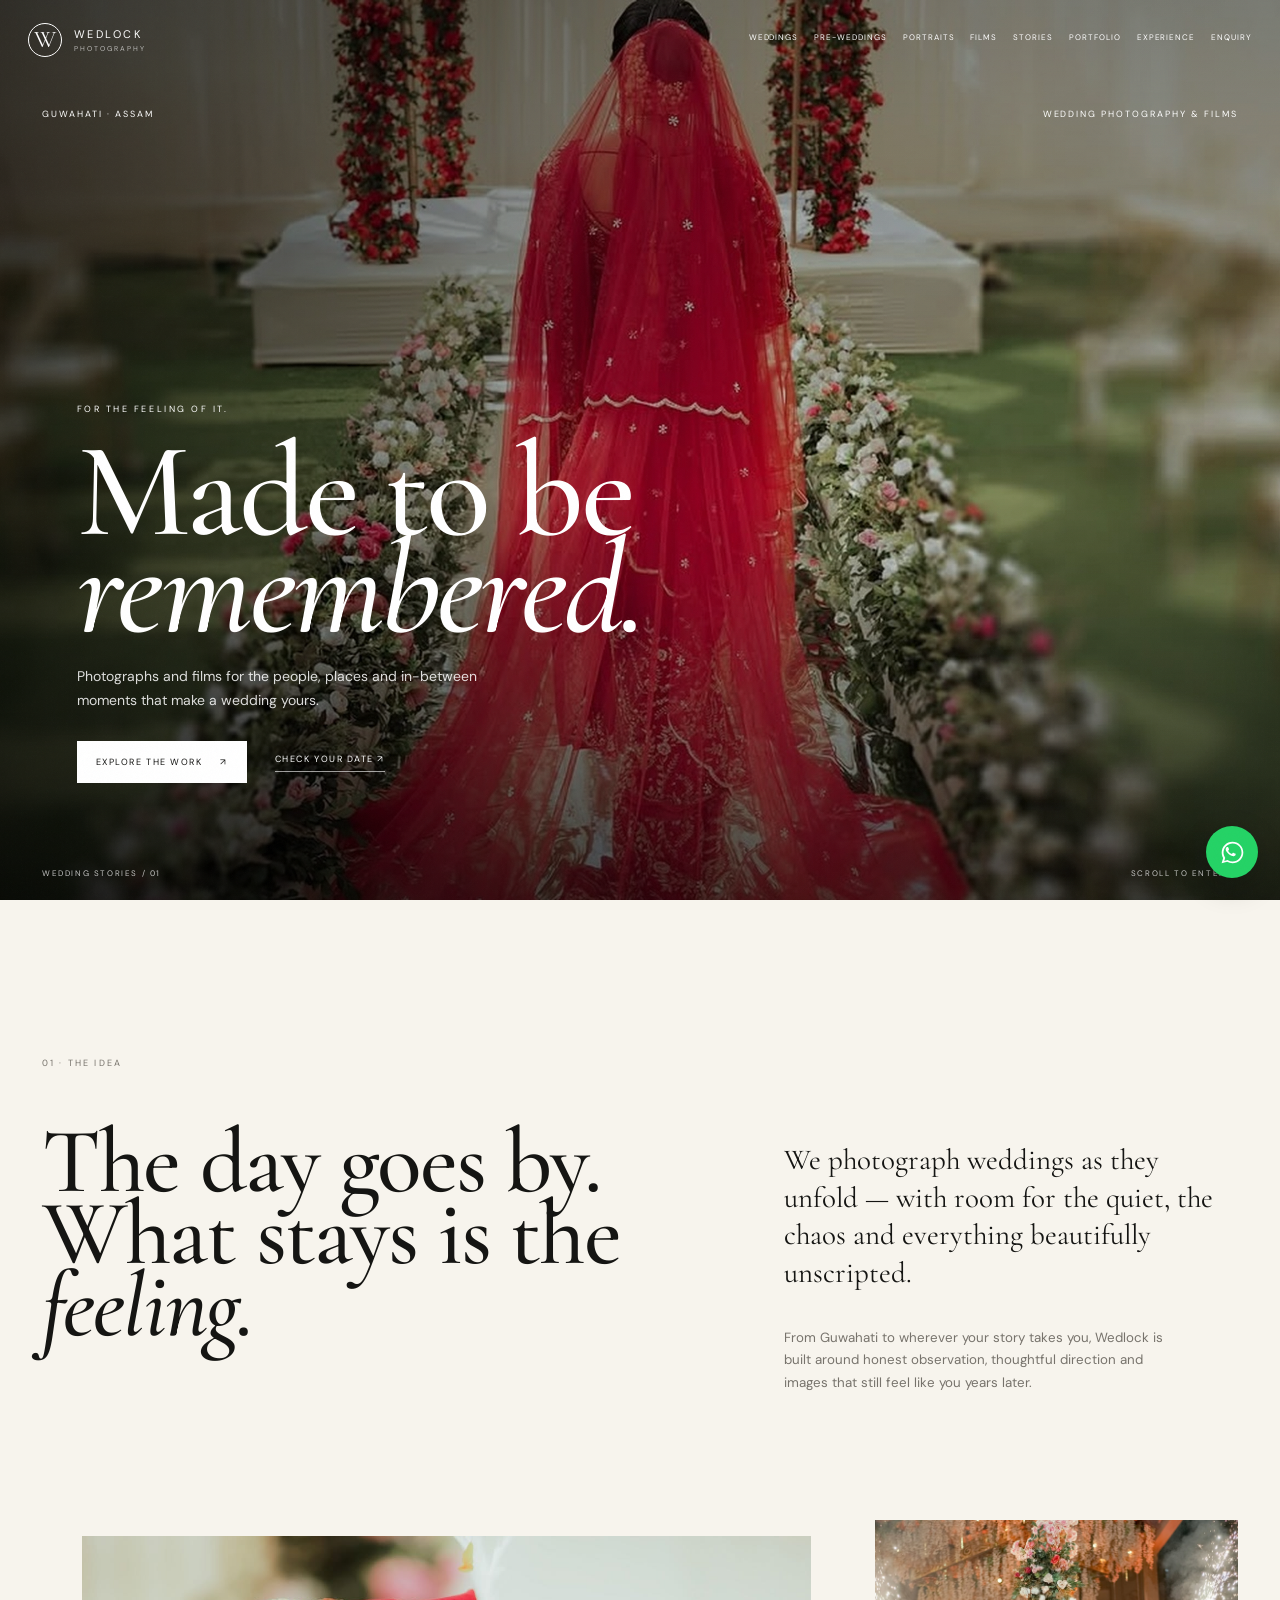
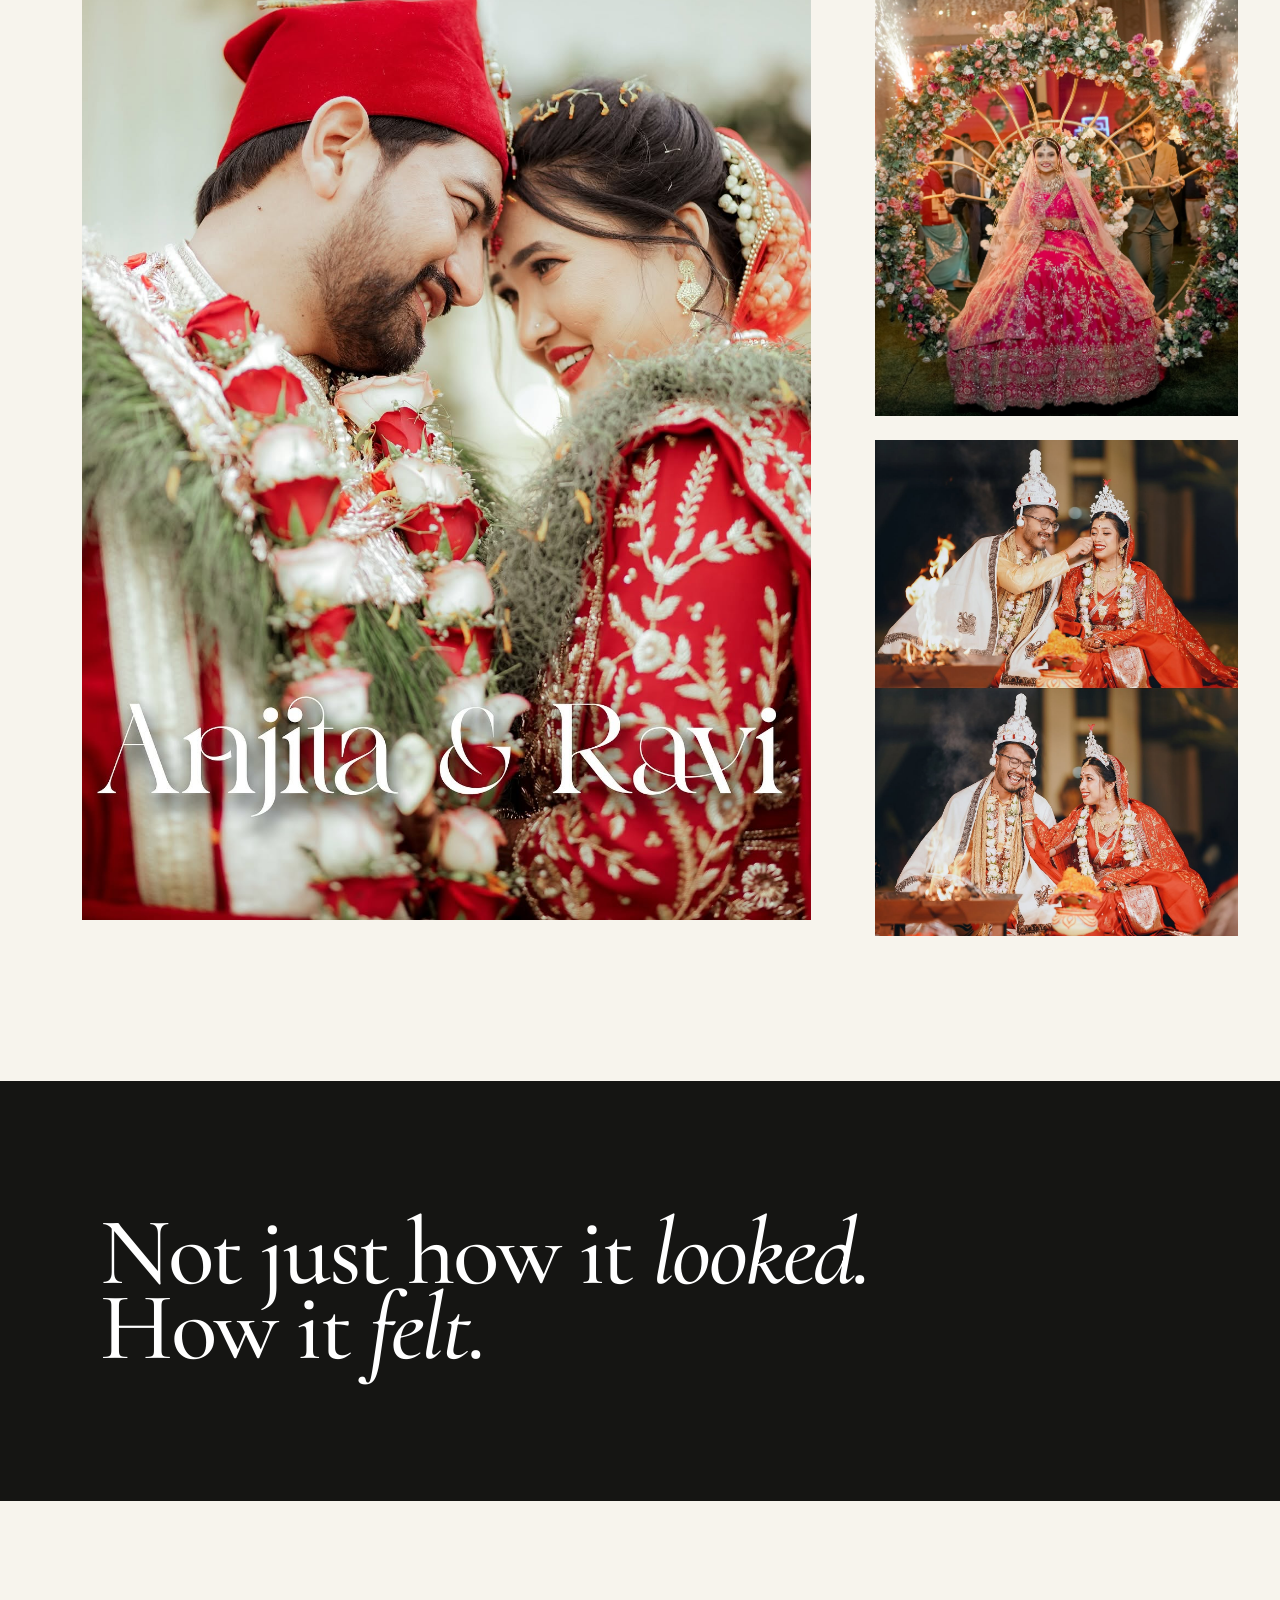
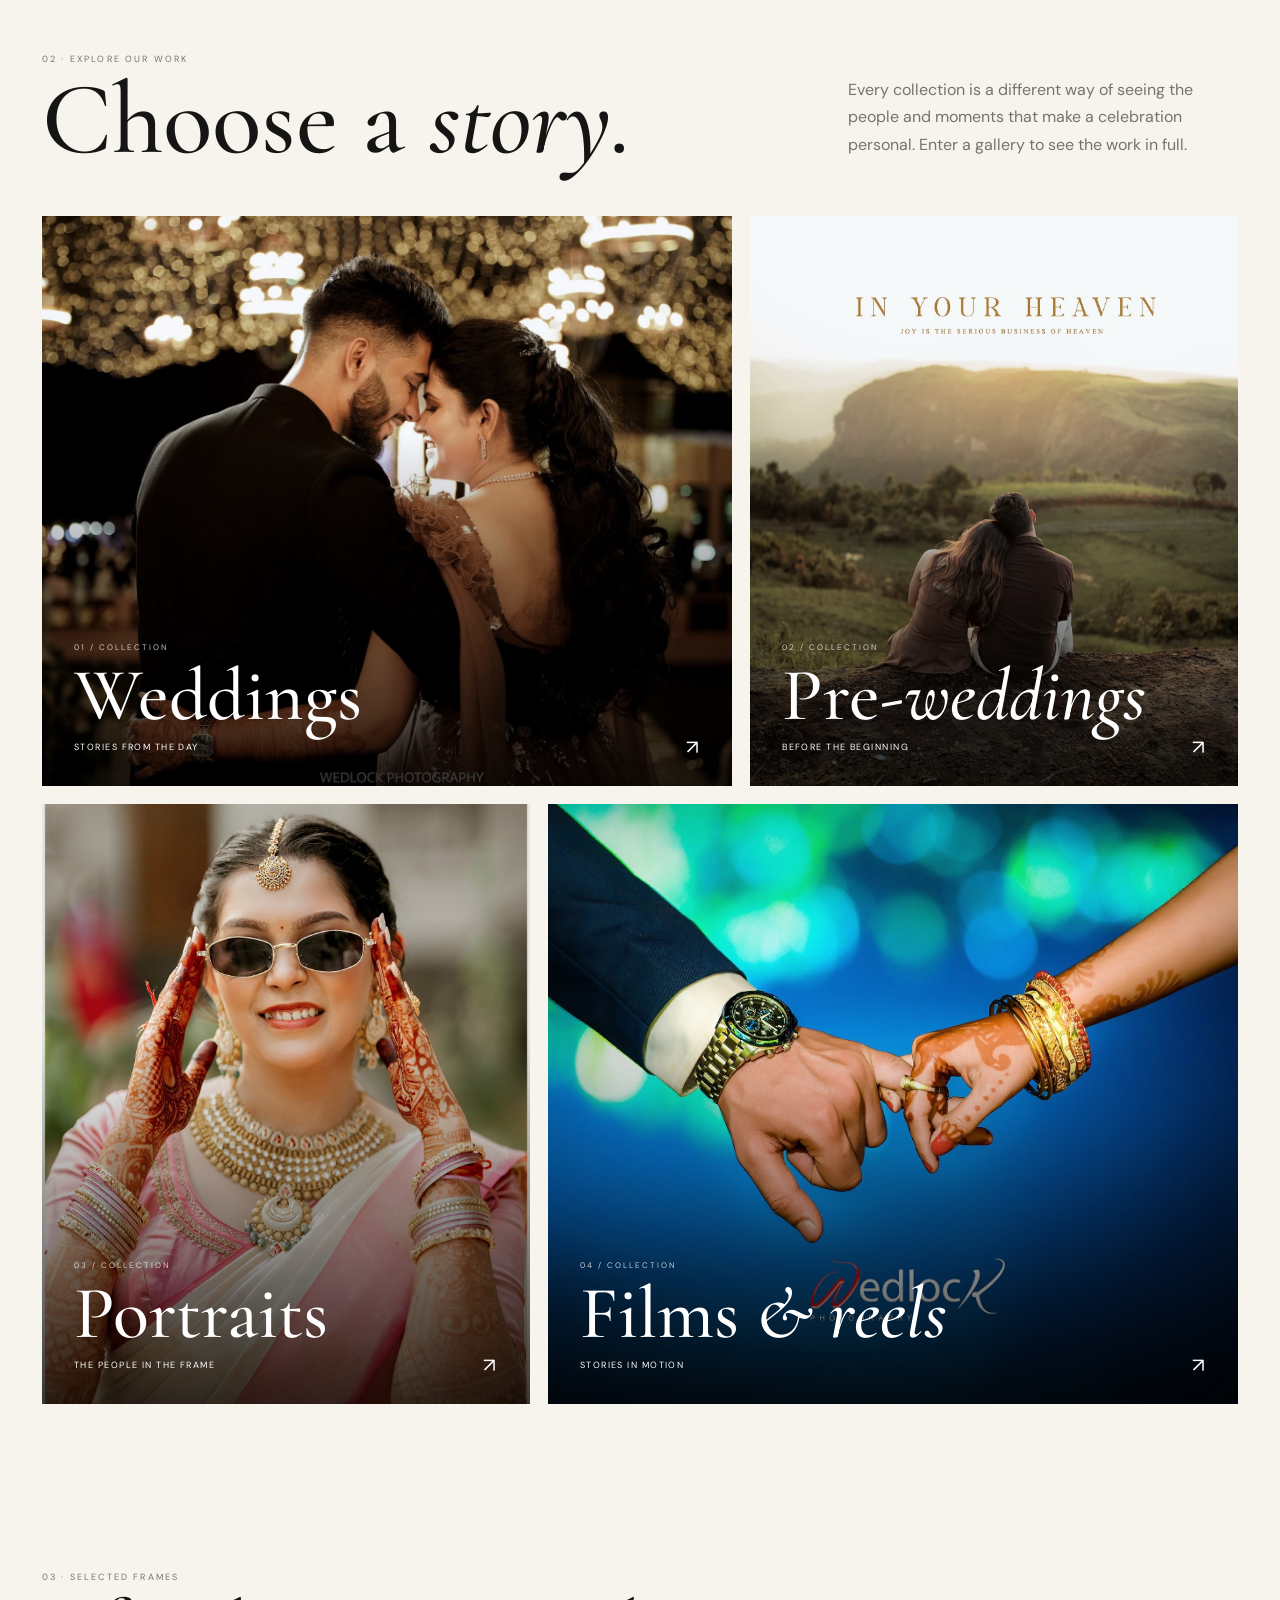
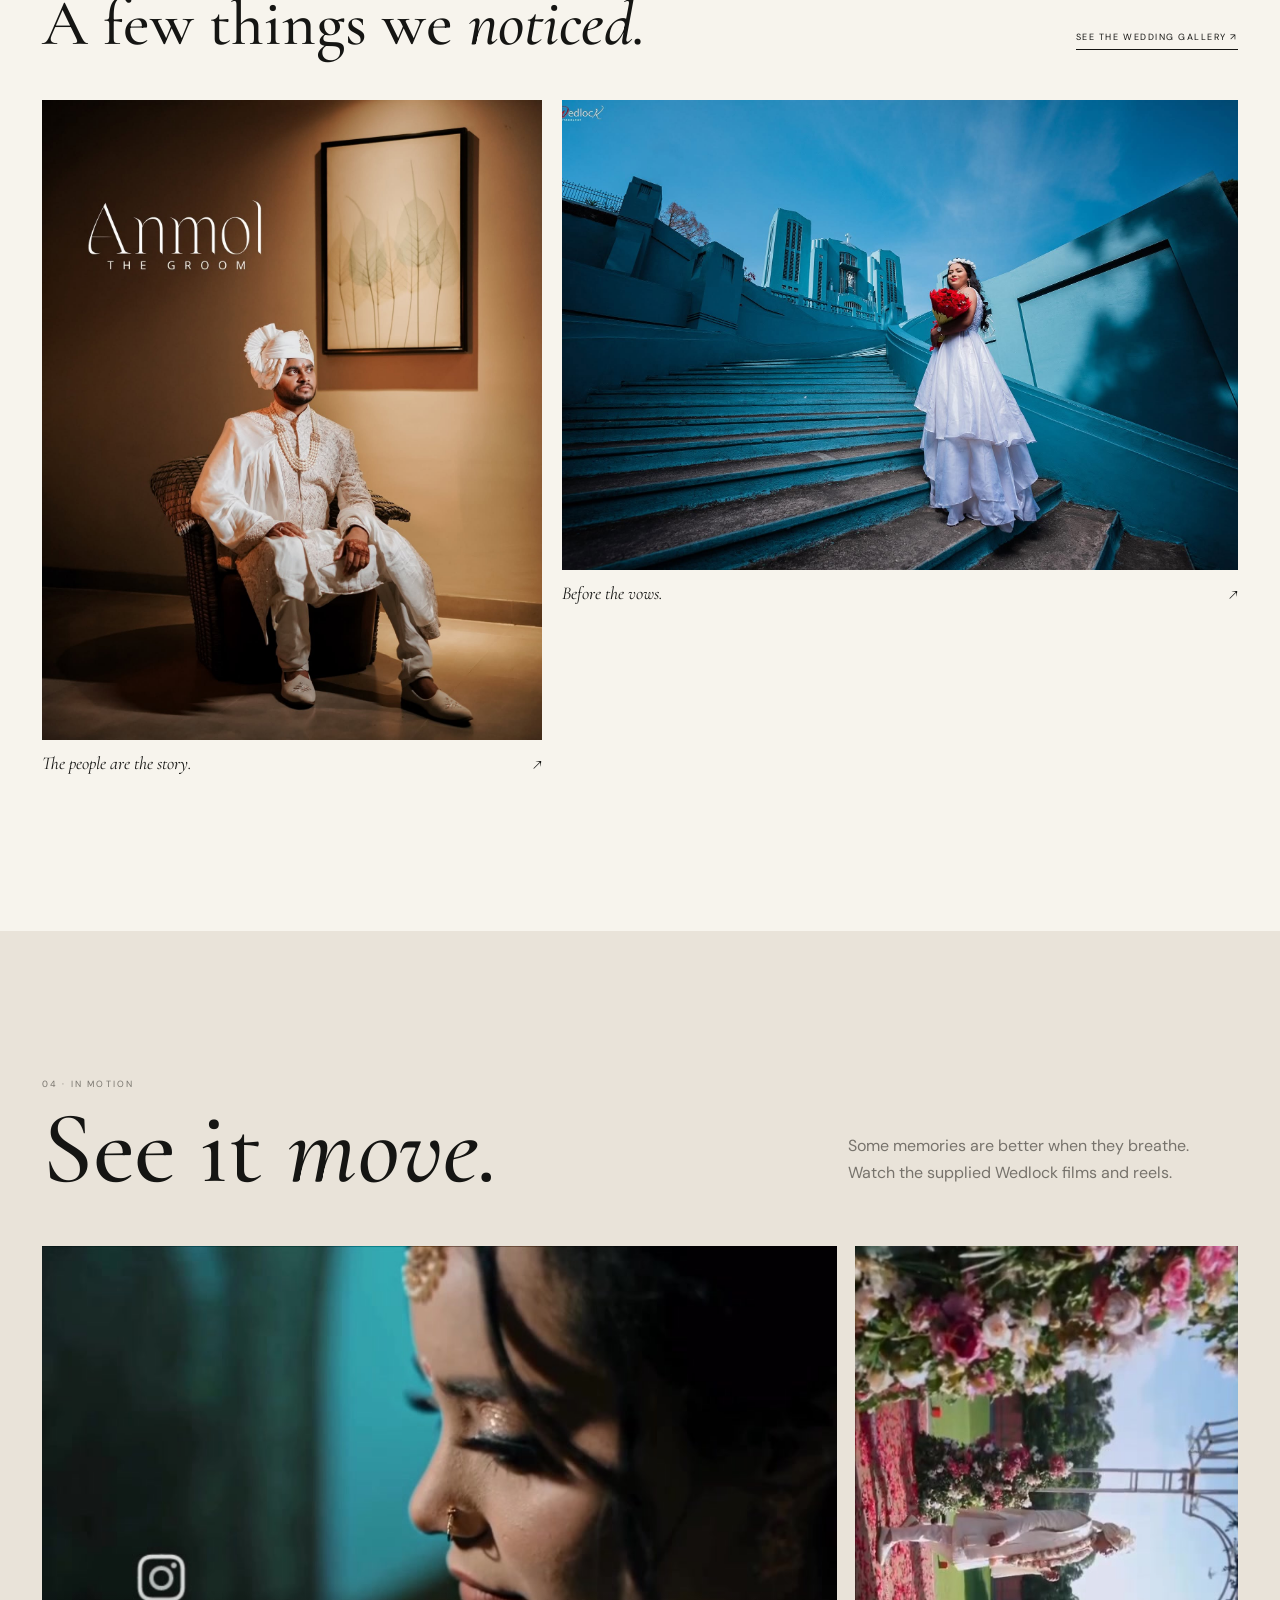
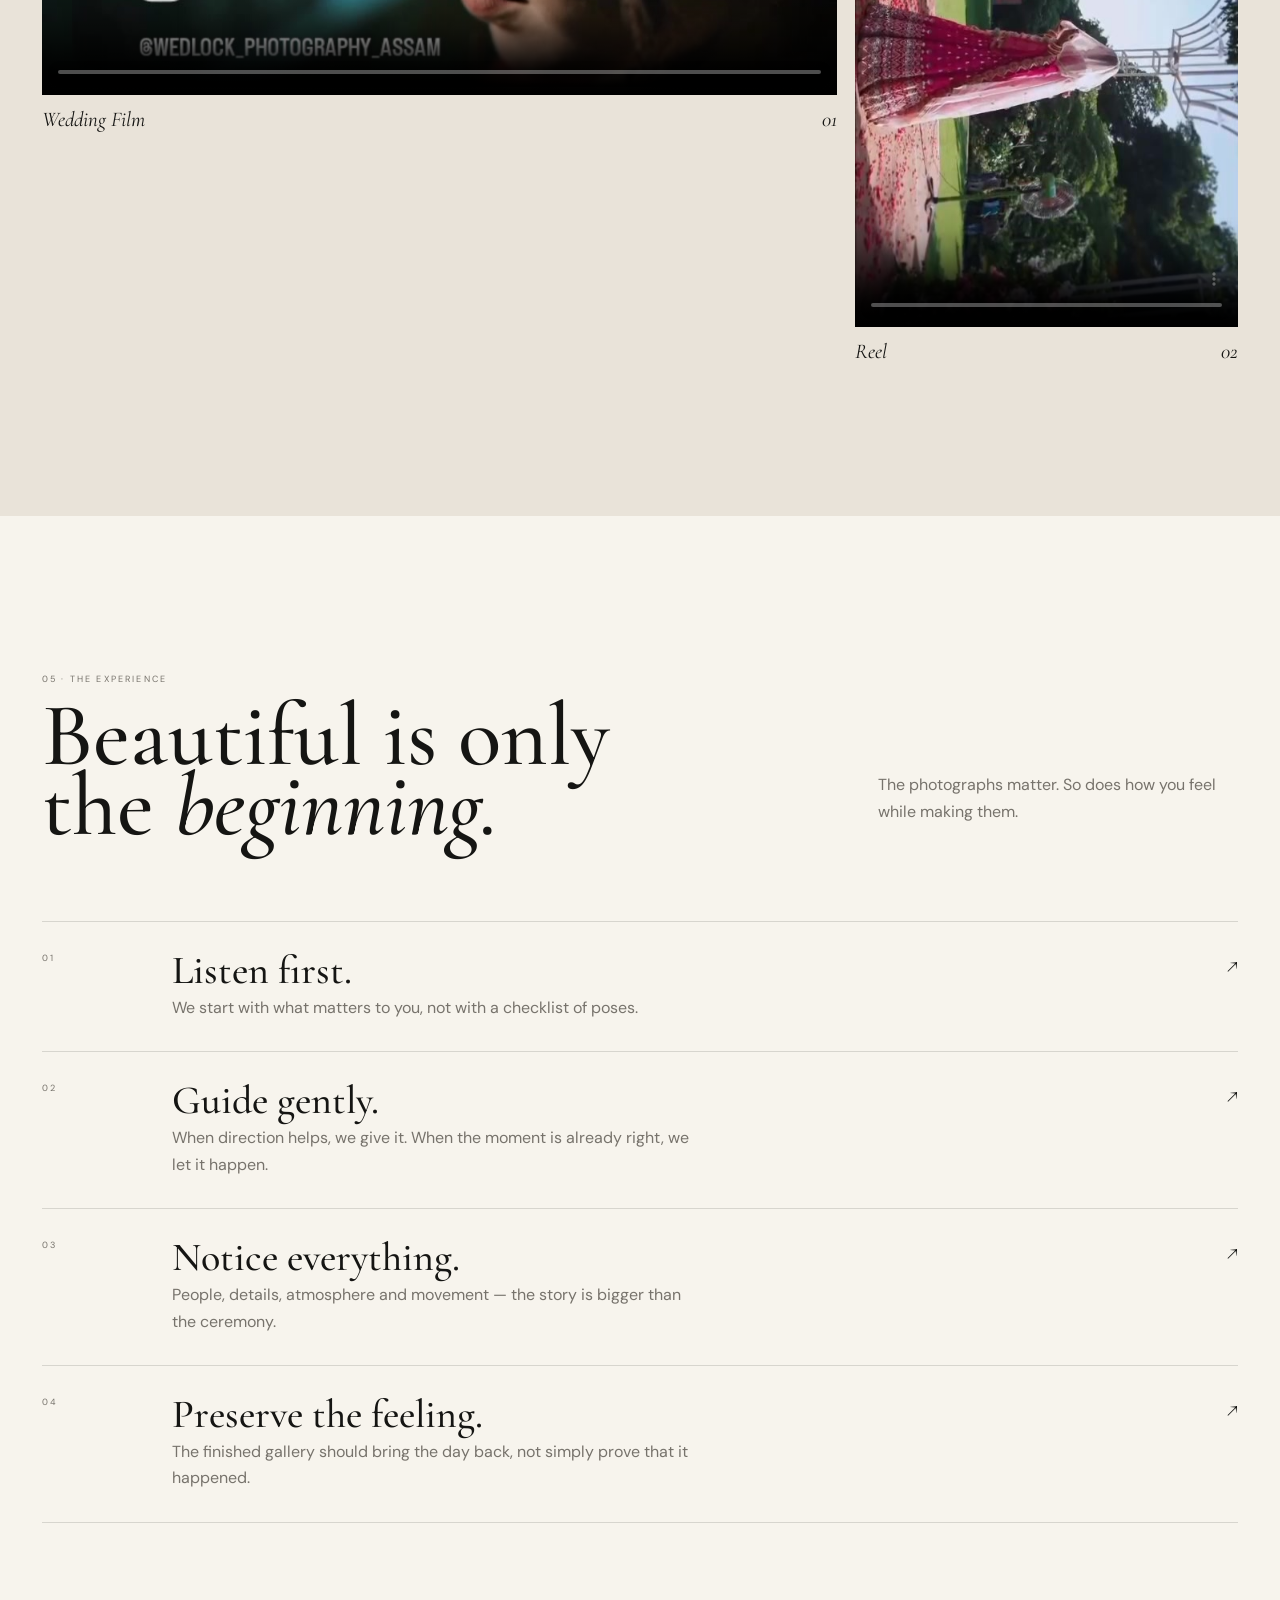
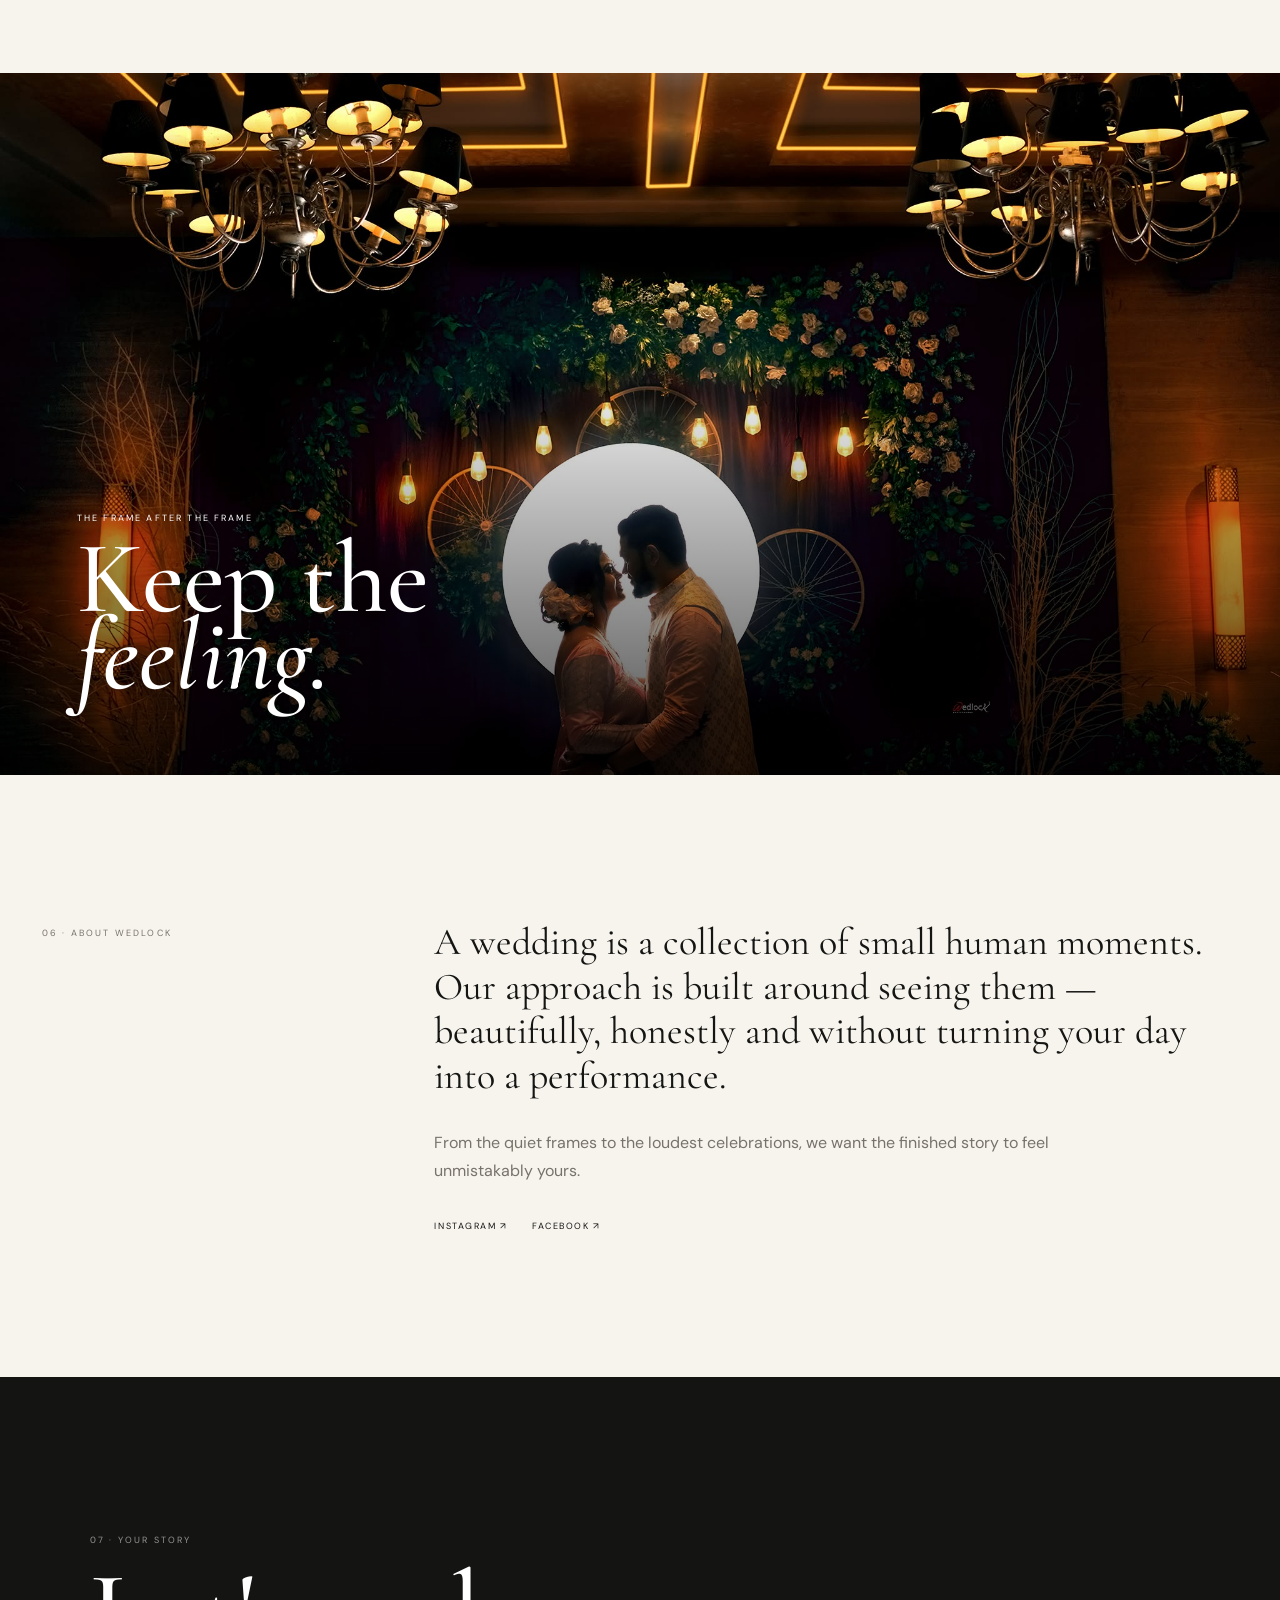
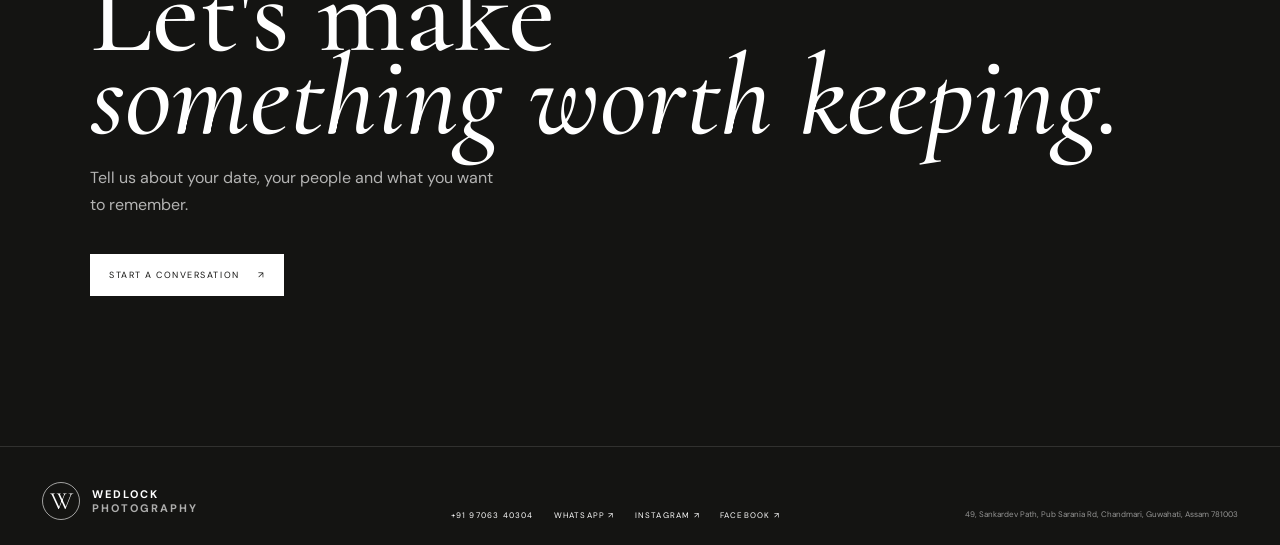
<file: index.html>
<!doctype html><html lang="en"><head>
<meta charset="utf-8"><meta name="viewport" content="width=device-width,initial-scale=1,viewport-fit=cover"><meta name="theme-color" content="#151513">
<title>Wedlock Photography — Guwahati Wedding Photography & Films</title><meta name="description" content="Wedlock Photography — wedding photography and cinematic films in Guwahati, Assam. Stories photographed with an editorial eye and a documentary heart.">
<link rel="canonical" href="https://googly-oss.github.io/WedlocK-photography-update/index.html"><meta property="og:title" content="Wedlock Photography — Guwahati Wedding Photography & Films"><meta property="og:description" content="Wedding stories photographed and filmed with an editorial eye and a documentary heart."><meta property="og:type" content="website"><meta property="og:url" content="https://googly-oss.github.io/WedlocK-photography-update/index.html"><meta property="og:image" content="assets/hero-cover-desktop.jpg"><meta name="twitter:card" content="summary_large_image">
<link rel="preconnect" href="https://fonts.googleapis.com"><link rel="preconnect" href="https://fonts.gstatic.com" crossorigin><link href="https://fonts.googleapis.com/css2?family=Cormorant+Garamond:ital,wght@0,400;0,500;0,600;1,400;1,500&family=DM+Sans:wght@400;500;600&display=swap" rel="stylesheet"><link rel="stylesheet" href="style.css">
</head><body id="top">
<div class="grain"></div><div class="progress"><i></i></div>
<header class="nav"><a class="brand" href="index.html" aria-label="Wedlock Photography home"><span class="brand-mark">W</span><span class="brand-text">Wedlock<small>Photography</small></span></a><nav class="nav-links" aria-label="Main navigation">
  <a href="weddings.html">Weddings</a>
  <a href="pre-weddings.html">Pre-Weddings</a>
  <a href="portraits.html">Portraits</a>
  <a href="films.html">Films</a>
  <a href="index.html#stories">Stories</a>
  <a href="index.html#portfolio">Portfolio</a>
  <a href="index.html#experience">Experience</a>
  <a href="index.html#contact">Enquiry</a>
</nav><button class="menu" aria-expanded="false" aria-controls="mobile-panel">Menu</button></header>
<div class="mobile-panel" id="mobile-panel"><span class="mobile-menu-label">Navigate</span><a href="weddings.html">Weddings</a><a href="pre-weddings.html">Pre-Weddings</a><a href="portraits.html">Portraits</a><a href="films.html">Films</a><a href="index.html#stories">Stories</a><a href="index.html#portfolio">Portfolio</a><a href="index.html#experience">Experience</a><a href="index.html#contact">Enquiry</a></div>
<main>
<section class="hero"><picture class="hero-picture"><source media="(max-width: 700px)" srcset="assets/hero-cover-mobile.jpg"><source media="(min-width: 701px)" srcset="assets/hero-cover-desktop.jpg"><img src="assets/hero-cover-desktop.jpg" alt="Bride in a red veil walking toward a floral wedding mandap"></picture><div class="hero-meta"><span>Guwahati · Assam</span><span>Wedding Photography & Films</span></div><div class="hero-content"><span class="eyebrow">For the feeling of it.</span><h1>Made to be<br><em>remembered.</em></h1><p>Photographs and films for the people, places and in-between moments that make a wedding yours.</p><div class="actions"><a class="button" href="#portfolio">Explore the work <span>↗</span></a><a class="underlink" href="https://wa.me/919706340304?text=Hi%20Wedlock%20Photography%2C%20I%27d%20like%20to%20check%20my%20wedding%20date." target="_blank" rel="noopener" aria-label="Check your date on WhatsApp">Check your date <span>↗</span></a></div></div>
<div class="hero-foot"><span>Wedding stories / 01</span><span>Scroll to enter ↓</span></div></section>
<section class="intro wrap"><span class="kicker">01 · The idea</span><div class="intro-grid"><h2 class="display">The day goes by.<br>What stays is the <em>feeling.</em></h2><div class="intro-copy"><p>We photograph weddings as they unfold — with room for the quiet, the chaos and everything beautifully unscripted.</p><small>From Guwahati to wherever your story takes you, Wedlock is built around honest observation, thoughtful direction and images that still feel like you years later.</small></div></div></section>
<section class="feature wrap"><div class="feature-grid"><figure class="feature-main"><img src="assets/489008714_18303630982235892_7115099439980177030_n.jpg" alt="Couple in red wedding attire" loading="lazy"><figcaption><span>A wedding, in close detail.</span><span>01 / 03</span></figcaption></figure><div class="feature-side"><figure><img src="assets/476832887_1030130719155169_2231081494425700678_n.jpg" alt="Bride beneath a floral canopy" loading="lazy"><figcaption><span>Under the flowers.</span></figcaption></figure><figure><img src="assets/476478696_18297188137235892_8116715826056152956_n.jpg" alt="Couple during a wedding ceremony" loading="lazy"><figcaption><span>In the middle of it.</span></figcaption></figure></div></div></section>
<section class="statement"><div class="statement-inner"><p>Not just how it <em>looked.</em><br>How it <em>felt.</em></p></div></section>
<section class="archive" id="portfolio"><div class="wrap"><div class="archive-head"><div><span class="kicker">02 · Explore our work</span><h2>Choose a <em>story.</em></h2></div><p>Every collection is a different way of seeing the people and moments that make a celebration personal. Enter a gallery to see the work in full.</p></div><div class="category-grid">
<a class="category" href="weddings.html"><img src="assets/673116682_18353572582235892_1438724044032364556_n.jpg" alt="Wedding reception couple" loading="lazy"><div class="category-content"><span class="category-no">01 / COLLECTION</span><h3>Weddings</h3><div class="category-meta"><b>Stories from the day</b><span class="arrow">↗</span></div></div></a>
<a class="category" href="pre-weddings.html"><img src="assets/731239330_18362867773235892_8558618630797494442_n.jpg" alt="Couple in a wide pre-wedding landscape" loading="lazy"><div class="category-content"><span class="category-no">02 / COLLECTION</span><h3>Pre-<em>weddings</em></h3><div class="category-meta"><b>Before the beginning</b><span class="arrow">↗</span></div></div></a>
<a class="category" href="portraits.html"><img src="assets/746791389_18365890123235892_8615561848903815686_n.jpg" alt="Bridal portrait" loading="lazy"><div class="category-content"><span class="category-no">03 / COLLECTION</span><h3>Portraits</h3><div class="category-meta"><b>The people in the frame</b><span class="arrow">↗</span></div></div></a>
<a class="category" href="films.html"><img src="assets/502936986_3991486881168148_254042313940759573_n.jpg" alt="Wedding rings and details" loading="lazy"><div class="category-content"><span class="category-no">04 / COLLECTION</span><h3>Films <em>& reels</em></h3><div class="category-meta"><b>Stories in motion</b><span class="arrow">↗</span></div></div></a>
</div></div></section>
<section class="stories wrap" id="stories"><div class="stories-head"><div><span class="kicker">03 · Selected frames</span><h2>A few things we <em>noticed.</em></h2></div><a class="underlink" style="color:inherit;border-color:var(--ink)" href="weddings.html">See the wedding gallery ↗</a></div><div class="story-grid"><a class="story-card" href="portraits.html"><figure><img src="assets/589018174_18335563213235892_2361226160045509008_n.jpg" alt="Groom portrait" loading="lazy"></figure><figcaption><span>The people are the story.</span><span>↗</span></figcaption></a><a class="story-card" href="pre-weddings.html"><figure><img src="assets/53300017_2195380244112163_5619985228169740288_n.jpg" alt="Couple against blue architecture" loading="lazy"></figure><figcaption><span>Before the vows.</span><span>↗</span></figcaption></a></div></section>
<section class="films"><div class="wrap"><span class="kicker">04 · In motion</span><div class="archive-head" style="margin-top:18px;margin-bottom:0"><div><h2 style="margin-top:0">See it <em>move.</em></h2></div><p>Some memories are better when they breathe. Watch the supplied Wedlock films and reels.</p></div><div class="films-grid"><figure class="film"><video controls playsinline preload="metadata" poster="assets/videos/film-poster-v2.jpg"><source src="assets/videos/wedlock-wedding-film.mp4" type="video/mp4"></video><figcaption><span>Wedding Film</span><span>01</span></figcaption></figure><figure class="film"><video controls playsinline preload="metadata" poster="assets/videos/reel-poster-v2.jpg"><source src="assets/videos/wedlock-reel-corrected.mp4" type="video/mp4"></video><figcaption><span>Reel</span><span>02</span></figcaption></figure></div></div></section>
<section class="experience wrap"><div class="experience-top"><div><span class="kicker">05 · The experience</span><h2>Beautiful is only<br>the <em>beginning.</em></h2></div><p>The photographs matter. So does how you feel while making them.</p></div><div class="steps"><article class="step"><span class="step-no">01</span><div><h3>Listen first.</h3><p>We start with what matters to you, not with a checklist of poses.</p></div><span class="step-arrow">↗</span></article><article class="step"><span class="step-no">02</span><div><h3>Guide gently.</h3><p>When direction helps, we give it. When the moment is already right, we let it happen.</p></div><span class="step-arrow">↗</span></article><article class="step"><span class="step-no">03</span><div><h3>Notice everything.</h3><p>People, details, atmosphere and movement — the story is bigger than the ceremony.</p></div><span class="step-arrow">↗</span></article><article class="step"><span class="step-no">04</span><div><h3>Preserve the feeling.</h3><p>The finished gallery should bring the day back, not simply prove that it happened.</p></div><span class="step-arrow">↗</span></article></div></section>
<section class="closing-image"><img src="assets/475550807_3874298522886985_5923663346408873451_n.jpg" alt="Couple during a warm wedding reception" loading="lazy"><div class="closing-copy"><span class="kicker" style="color:#fff">The frame after the frame</span><strong>Keep the<br><em>feeling.</em></strong></div></section>
<section class="about wrap" id="about"><div><span class="kicker">06 · About Wedlock</span></div><div class="about-copy"><p class="lead">A wedding is a collection of small human moments. Our approach is built around seeing them — beautifully, honestly and without turning your day into a performance.</p><p>From the quiet frames to the loudest celebrations, we want the finished story to feel unmistakably yours.</p><div class="socials"><a href="https://www.instagram.com/wedlock_photography_assam/" target="_blank" rel="noopener">Instagram ↗</a><a href="https://www.facebook.com/wedlockphotography2018" target="_blank" rel="noopener">Facebook ↗</a></div></div></section>
<section class="contact" id="contact"><div class="contact-inner"><span class="kicker" style="color:rgba(255,255,255,.55)">07 · Your story</span><h2>Let's make<br><em>something worth keeping.</em></h2><p>Tell us about your date, your people and what you want to remember.</p><a class="button" href="https://wa.me/919706340304?text=Hi%20Wedlock%20Photography%2C%20I%27d%20like%20to%20check%20my%20wedding%20date." target="_blank" rel="noopener">Start a conversation <span>↗</span></a></div></section>
</main>
<footer class="footer"><div class="footer-brand"><span>W</span><strong>WEDLOCK<br><em>PHOTOGRAPHY</em></strong></div><div class="footer-links"><a href="tel:+919706340304">+91 97063 40304</a><a href="https://wa.me/919706340304" target="_blank" rel="noopener">WhatsApp ↗</a><a href="https://www.instagram.com/wedlock_photography_assam/" target="_blank" rel="noopener">Instagram ↗</a><a href="https://www.facebook.com/wedlockphotography2018" target="_blank" rel="noopener">Facebook ↗</a></div><div class="footer-meta">49, Sankardev Path, Pub Sarania Rd, Chandmari, Guwahati, Assam 781003</div></footer>
<a class="float-wa" href="https://wa.me/919706340304?text=Hi%20Wedlock%20Photography%2C%20I%27d%20like%20to%20check%20my%20wedding%20date." target="_blank" rel="noopener" aria-label="WhatsApp Wedlock Photography"><svg viewBox="0 0 32 32" aria-hidden="true"><path fill="currentColor" d="M19.11 17.2c-.29-.15-1.72-.85-1.99-.95-.27-.1-.46-.15-.66.15-.19.29-.75.95-.92 1.14-.17.19-.34.22-.63.07-.29-.15-1.22-.45-2.32-1.43-.86-.77-1.44-1.72-1.61-2.01-.17-.29-.02-.45.13-.6.13-.13.29-.34.44-.51.15-.17.19-.29.29-.49.1-.19.05-.36-.02-.51-.07-.15-.66-1.59-.9-2.18-.24-.58-.48-.5-.66-.51h-.56c-.19 0-.49.07-.75.36-.27.29-1.02 1-1.02 2.43s1.05 2.82 1.19 3.02c.15.19 2.06 3.14 4.99 4.4.7.3 1.24.48 1.67.61.7.22 1.34.19 1.84.12.56-.08 1.72-.7 1.96-1.38.24-.68.24-1.26.17-1.38-.07-.12-.27-.19-.56-.34z"/><path fill="currentColor" d="M16.01 3.2c-7.06 0-12.8 5.74-12.8 12.8 0 2.26.59 4.47 1.72 6.41L3.08 28.8l6.55-1.72a12.74 12.74 0 0 0 6.38 1.72h.01c7.05 0 12.79-5.74 12.79-12.8S23.06 3.2 16.01 3.2zm0 23.46h-.01a10.61 10.61 0 0 1-5.41-1.47l-.39-.23-3.89 1.02 1.04-3.79-.25-.39a10.65 10.65 0 1 1 8.91 4.86z"/></svg></a><script>
</script><script src="script.js"></script><button class="back-to-top" id="backToTop" type="button" aria-label="Back to top" title="Back to top">↑</button></body></html>
</file>
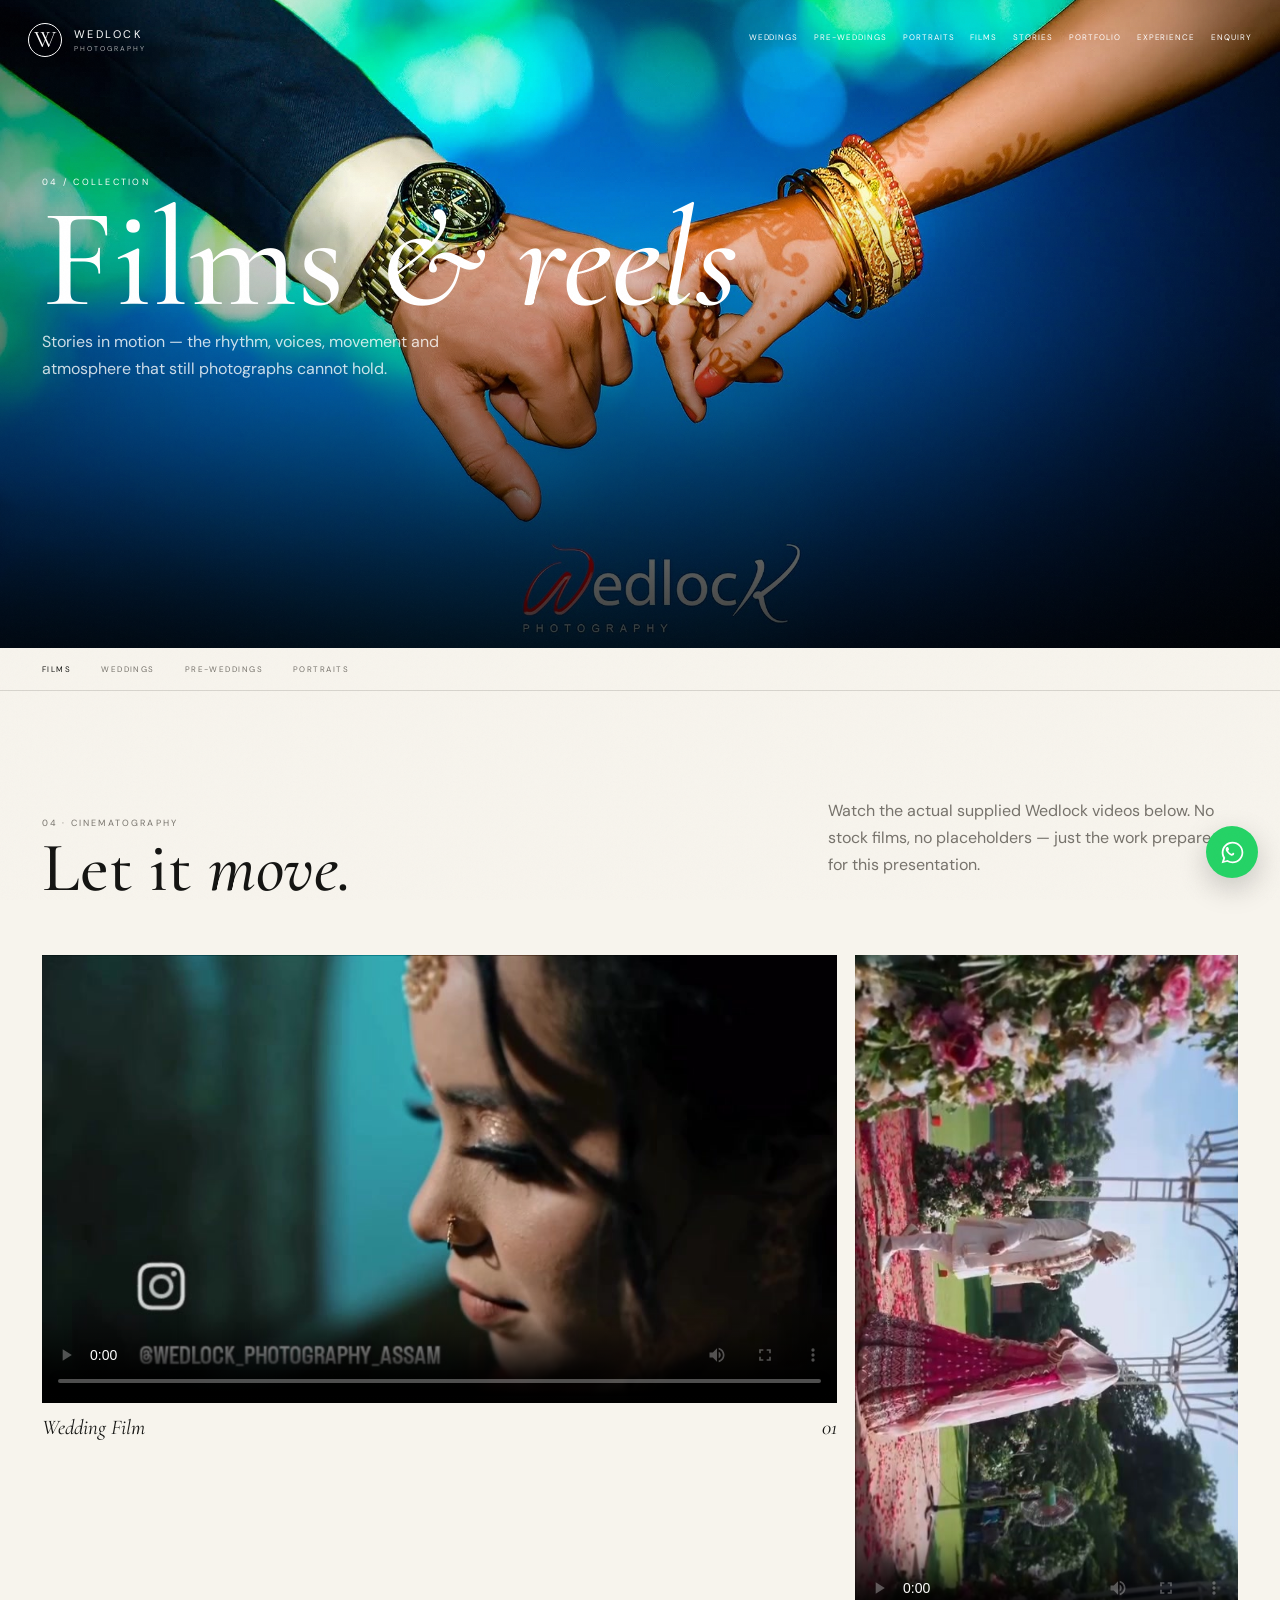
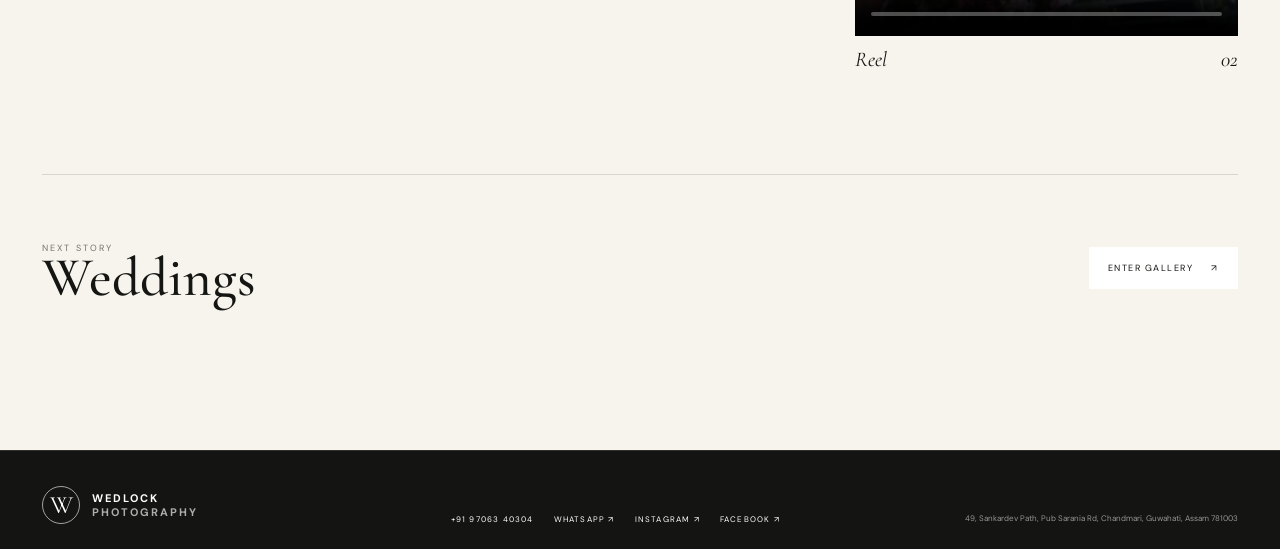
<file: films.html>
<!doctype html><html lang="en"><head><meta charset="utf-8"><meta name="viewport" content="width=device-width,initial-scale=1,viewport-fit=cover"><meta name="theme-color" content="#151513"><title>Wedlock Photography — Films & Reels</title><meta name="description" content="Cinematic wedding films and reels by Wedlock Photography in Guwahati, Assam."><link rel="stylesheet" href="style.css"><link rel="preconnect" href="https://fonts.googleapis.com"><link rel="preconnect" href="https://fonts.gstatic.com" crossorigin><link href="https://fonts.googleapis.com/css2?family=Cormorant+Garamond:ital,wght@0,400;0,500;0,600;1,400;1,500&family=DM+Sans:wght@400;500;600&display=swap" rel="stylesheet"></head><body id="top"><div class="grain"></div><div class="progress"><i></i></div><header class="nav"><a class="brand" href="index.html"><span class="brand-mark">W</span><span class="brand-text">Wedlock<small>Photography</small></span></a><nav class="nav-links" aria-label="Main navigation">
  <a href="weddings.html">Weddings</a>
  <a href="pre-weddings.html">Pre-Weddings</a>
  <a href="portraits.html">Portraits</a>
  <a href="films.html">Films</a>
  <a href="index.html#stories">Stories</a>
  <a href="index.html#portfolio">Portfolio</a>
  <a href="index.html#experience">Experience</a>
  <a href="index.html#contact">Enquiry</a>
</nav><button class="menu" aria-expanded="false" aria-controls="mobile-panel">Menu</button></header><div class="mobile-panel" id="mobile-panel"><span class="mobile-menu-label">Navigate</span><a href="weddings.html">Weddings</a><a href="pre-weddings.html">Pre-Weddings</a><a href="portraits.html">Portraits</a><a href="films.html">Films</a><a href="index.html#stories">Stories</a><a href="index.html#portfolio">Portfolio</a><a href="index.html#experience">Experience</a><a href="index.html#contact">Enquiry</a></div><main><section class="gallery-hero"><img src="assets/502936986_3991486881168148_254042313940759573_n.jpg" alt="Wedding rings and details"><div class="gallery-title"><small>04 / COLLECTION</small><h1>Films <em>& reels</em></h1><p>Stories in motion — the rhythm, voices, movement and atmosphere that still photographs cannot hold.</p></div></section><div class="gallery-nav"><div class="gallery-nav-inner"><a class="active" href="films.html">Films</a><a href="weddings.html">Weddings</a><a href="pre-weddings.html">Pre-Weddings</a><a href="portraits.html">Portraits</a></div></div><section class="gallery-body"><div class="wrap"><div class="gallery-intro"><div><span class="kicker">04 · Cinematography</span><h2>Let it <em>move.</em></h2></div><p>Watch the actual supplied Wedlock videos below. No stock films, no placeholders — just the work prepared for this presentation.</p></div><div class="films-grid"><figure class="film"><video controls playsinline preload="metadata" poster="assets/videos/film-poster-v2.jpg"><source src="assets/videos/wedlock-wedding-film.mp4" type="video/mp4"></video><figcaption><span>Wedding Film</span><span>01</span></figcaption></figure><figure class="film"><video controls playsinline preload="metadata" poster="assets/videos/reel-poster-v2.jpg"><source src="assets/videos/wedlock-reel-corrected.mp4" type="video/mp4"></video><figcaption><span>Reel</span><span>02</span></figcaption></figure></div><div class="gallery-end"><div><span class="kicker">Next story</span><h3>Weddings</h3></div><a class="button" href="weddings.html">Enter gallery <span>↗</span></a></div></div></section></main><footer class="footer"><div class="footer-brand"><span>W</span><strong>WEDLOCK<br><em>PHOTOGRAPHY</em></strong></div><div class="footer-links"><a href="tel:+919706340304">+91 97063 40304</a><a href="https://wa.me/919706340304" target="_blank" rel="noopener">WhatsApp ↗</a><a href="https://www.instagram.com/wedlock_photography_assam/" target="_blank" rel="noopener">Instagram ↗</a><a href="https://www.facebook.com/wedlockphotography2018" target="_blank" rel="noopener">Facebook ↗</a></div><div class="footer-meta">49, Sankardev Path, Pub Sarania Rd, Chandmari, Guwahati, Assam 781003</div></footer><a class="float-wa" href="https://wa.me/919706340304?text=Hi%20Wedlock%20Photography%2C%20I%27d%20like%20to%20check%20my%20wedding%20date." target="_blank" rel="noopener" aria-label="WhatsApp Wedlock Photography"><svg viewBox="0 0 32 32" aria-hidden="true"><path fill="currentColor" d="M19.11 17.2c-.29-.15-1.72-.85-1.99-.95-.27-.1-.46-.15-.66.15-.19.29-.75.95-.92 1.14-.17.19-.34.22-.63.07-.29-.15-1.22-.45-2.32-1.43-.86-.77-1.44-1.72-1.61-2.01-.17-.29-.02-.45.13-.6.13-.13.29-.34.44-.51.15-.17.19-.29.29-.49.1-.19.05-.36-.02-.51-.07-.15-.66-1.59-.9-2.18-.24-.58-.48-.5-.66-.51h-.56c-.19 0-.49.07-.75.36-.27.29-1.02 1-1.02 2.43s1.05 2.82 1.19 3.02c.15.19 2.06 3.14 4.99 4.4.7.3 1.24.48 1.67.12.56-.08 1.72-.7 1.96-1.38.24-.68.24-1.26.17-1.38-.07-.12-.27-.19-.56-.34z"/><path fill="currentColor" d="M16.01 3.2c-7.06 0-12.8 5.74-12.8 12.8 0 2.26.59 4.47 1.72 6.41L3.08 28.8l6.55-1.72a12.74 12.74 0 0 0 6.38 1.72h.01c7.05 0 12.79-5.74 12.79-12.8S23.06 3.2 16.01 3.2zm0 23.46h-.01a10.61 10.61 0 0 1-5.41-1.47l-.39-.23-3.89 1.02 1.04-3.79-.25-.39a10.65 10.65 0 1 1 8.91 4.86z"/></svg></a><script src="script.js"></script><button class="back-to-top" id="backToTop" type="button" aria-label="Back to top" title="Back to top">↑</button></body></html>
</file>
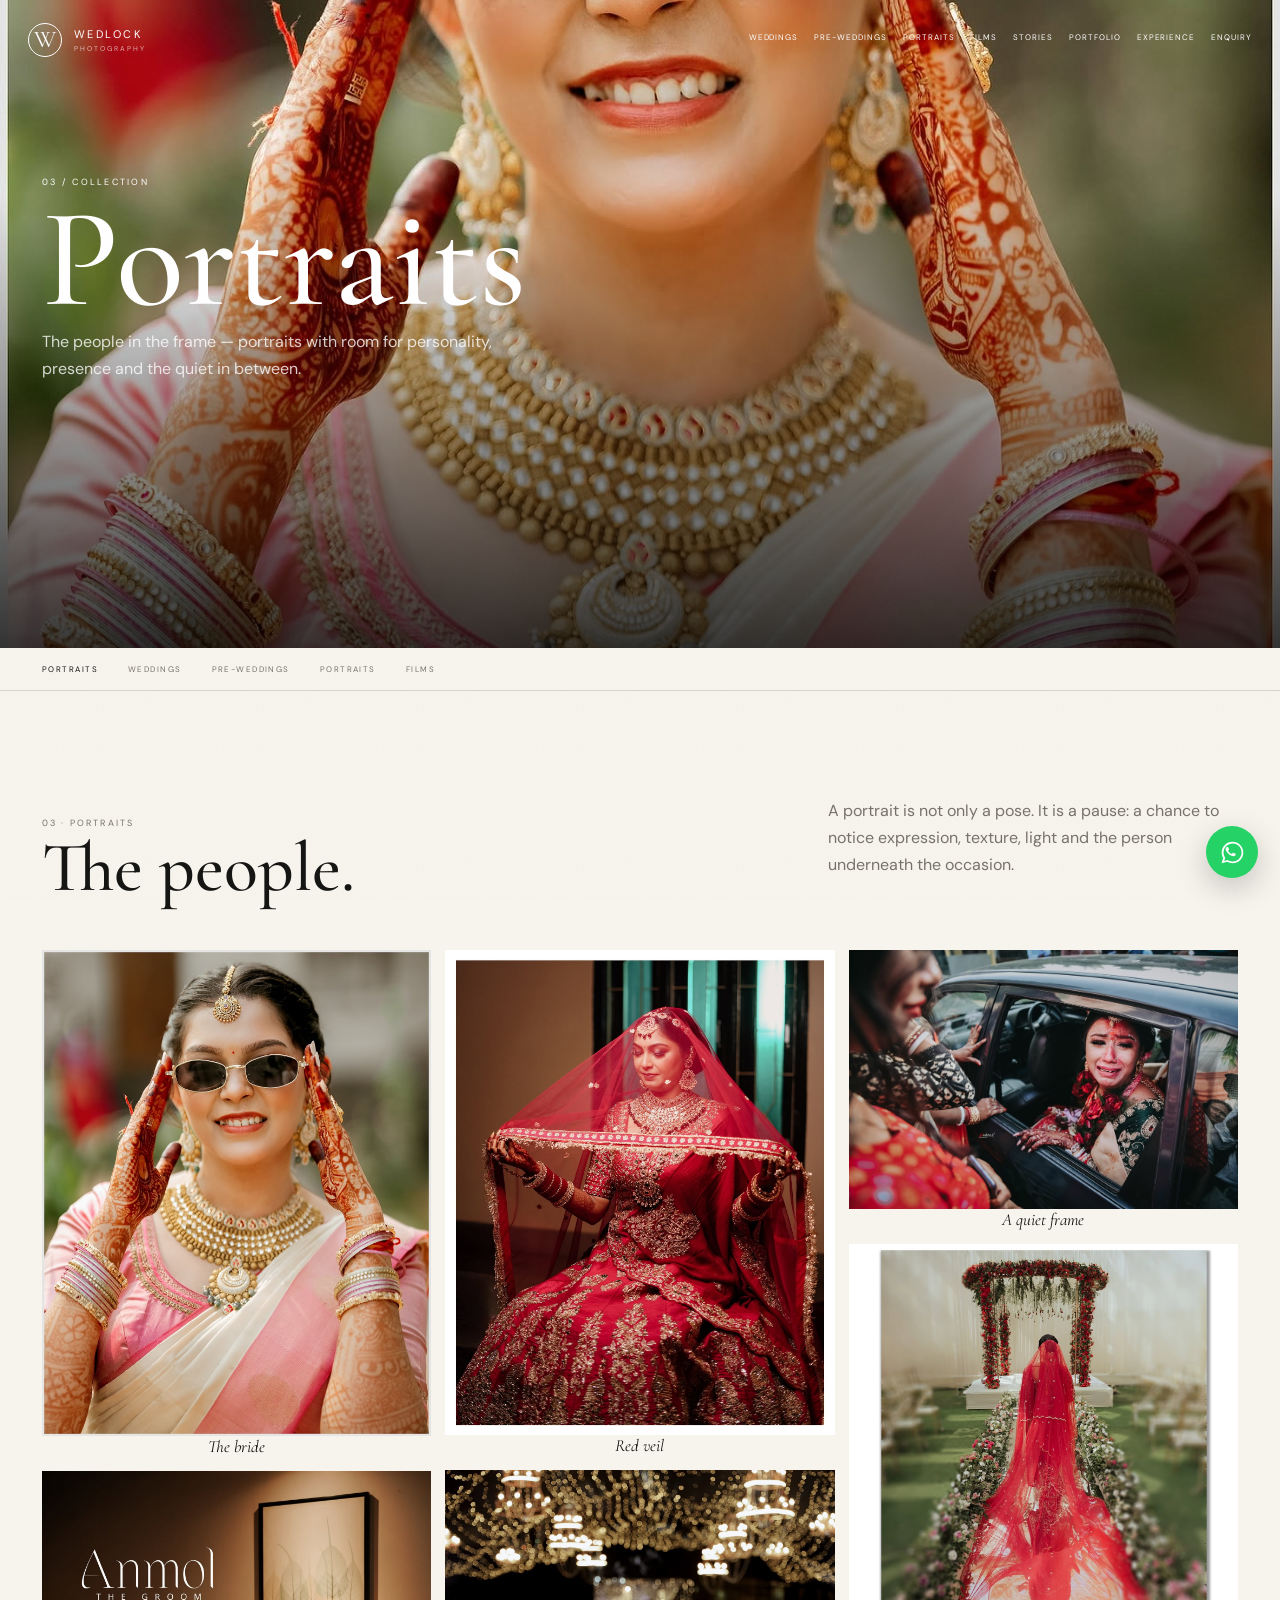
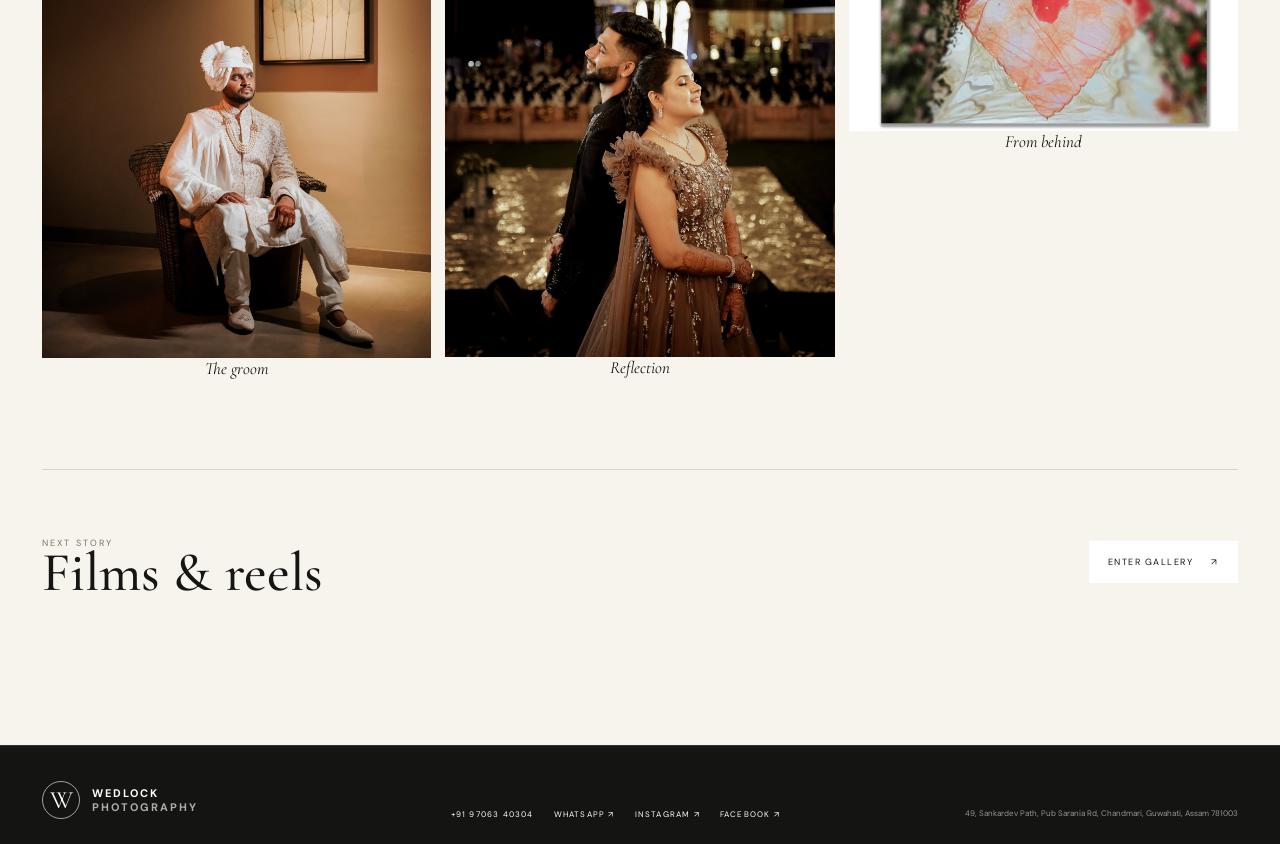
<file: portraits.html>
<!doctype html><html lang="en"><head><meta charset="utf-8"><meta name="viewport" content="width=device-width,initial-scale=1,viewport-fit=cover"><meta name="theme-color" content="#151513"><title>Wedlock Photography — Portraits</title><meta name="description" content="Portrait photography portfolio by Wedlock Photography in Guwahati, Assam."><link rel="stylesheet" href="style.css"><link rel="preconnect" href="https://fonts.googleapis.com"><link rel="preconnect" href="https://fonts.gstatic.com" crossorigin><link href="https://fonts.googleapis.com/css2?family=Cormorant+Garamond:ital,wght@0,400;0,500;0,600;1,400;1,500&family=DM+Sans:wght@400;500;600&display=swap" rel="stylesheet"></head><body id="top"><div class="grain"></div><div class="progress"><i></i></div><header class="nav"><a class="brand" href="index.html"><span class="brand-mark">W</span><span class="brand-text">Wedlock<small>Photography</small></span></a><nav class="nav-links" aria-label="Main navigation">
  <a href="weddings.html">Weddings</a>
  <a href="pre-weddings.html">Pre-Weddings</a>
  <a href="portraits.html">Portraits</a>
  <a href="films.html">Films</a>
  <a href="index.html#stories">Stories</a>
  <a href="index.html#portfolio">Portfolio</a>
  <a href="index.html#experience">Experience</a>
  <a href="index.html#contact">Enquiry</a>
</nav><button class="menu" aria-expanded="false" aria-controls="mobile-panel">Menu</button></header><div class="mobile-panel" id="mobile-panel"><span class="mobile-menu-label">Navigate</span><a href="weddings.html">Weddings</a><a href="pre-weddings.html">Pre-Weddings</a><a href="portraits.html">Portraits</a><a href="films.html">Films</a><a href="index.html#stories">Stories</a><a href="index.html#portfolio">Portfolio</a><a href="index.html#experience">Experience</a><a href="index.html#contact">Enquiry</a></div><main><section class="gallery-hero"><img src="assets/746791389_18365890123235892_8615561848903815686_n.jpg" alt="Bridal portrait"><div class="gallery-title"><small>03 / COLLECTION</small><h1>Portraits</h1><p>The people in the frame — portraits with room for personality, presence and the quiet in between.</p></div></section><div class="gallery-nav"><div class="gallery-nav-inner"><a class="active" href="portraits.html">Portraits</a><a href="weddings.html">Weddings</a><a href="pre-weddings.html">Pre-Weddings</a><a href="portraits.html">Portraits</a><a href="films.html">Films</a></div></div><section class="gallery-body"><div class="wrap"><div class="gallery-intro"><div><span class="kicker">03 · Portraits</span><h2>The people.</h2></div><p>A portrait is not only a pose. It is a pause: a chance to notice expression, texture, light and the person underneath the occasion.</p></div><div class="photo-masonry"><button class="photo-item" data-full="assets/746791389_18365890123235892_8615561848903815686_n.jpg" data-alt="The bride" data-caption="The bride"><img src="assets/746791389_18365890123235892_8615561848903815686_n.jpg" alt="The bride" loading="lazy"><span class="photo-label">The bride</span></button><button class="photo-item" data-full="assets/589018174_18335563213235892_2361226160045509008_n.jpg" data-alt="The groom" data-caption="The groom"><img src="assets/589018174_18335563213235892_2361226160045509008_n.jpg" alt="The groom" loading="lazy"><span class="photo-label">The groom</span></button><button class="photo-item" data-full="assets/483605934_18301134403235892_2125914917805569480_n.jpg" data-alt="Red veil" data-caption="Red veil"><img src="assets/483605934_18301134403235892_2125914917805569480_n.jpg" alt="Red veil" loading="lazy"><span class="photo-label">Red veil</span></button><button class="photo-item" data-full="assets/671234544_18353572657235892_777577946738352007_n.jpg" data-alt="Reflection" data-caption="Reflection"><img src="assets/671234544_18353572657235892_777577946738352007_n.jpg" alt="Reflection" loading="lazy"><span class="photo-label">Reflection</span></button><button class="photo-item" data-full="assets/97029761_2554944524822398_1876931413073199104_n.jpg" data-alt="A quiet frame" data-caption="A quiet frame"><img src="assets/97029761_2554944524822398_1876931413073199104_n.jpg" alt="A quiet frame" loading="lazy"><span class="photo-label">A quiet frame</span></button><button class="photo-item" data-full="assets/488944127_18303631030235892_3258513115128438240_n.jpg" data-alt="From behind" data-caption="From behind"><img src="assets/488944127_18303631030235892_3258513115128438240_n.jpg" alt="From behind" loading="lazy"><span class="photo-label">From behind</span></button></div><div class="gallery-end"><div><span class="kicker">Next story</span><h3>Films & reels</h3></div><a class="button" href="films.html">Enter gallery <span>↗</span></a></div></div></section></main><footer class="footer"><div class="footer-brand"><span>W</span><strong>WEDLOCK<br><em>PHOTOGRAPHY</em></strong></div><div class="footer-links"><a href="tel:+919706340304">+91 97063 40304</a><a href="https://wa.me/919706340304" target="_blank" rel="noopener">WhatsApp ↗</a><a href="https://www.instagram.com/wedlock_photography_assam/" target="_blank" rel="noopener">Instagram ↗</a><a href="https://www.facebook.com/wedlockphotography2018" target="_blank" rel="noopener">Facebook ↗</a></div><div class="footer-meta">49, Sankardev Path, Pub Sarania Rd, Chandmari, Guwahati, Assam 781003</div></footer><div class="lightbox" aria-hidden="true"><button class="lb-btn lb-close" aria-label="Close image">×</button><button class="lb-btn lb-prev" aria-label="Previous image">←</button><img alt=""><button class="lb-btn lb-next" aria-label="Next image">→</button><div class="lb-caption"></div></div><a class="float-wa" href="https://wa.me/919706340304?text=Hi%20Wedlock%20Photography%2C%20I%27d%20like%20to%20check%20my%20wedding%20date." target="_blank" rel="noopener" aria-label="WhatsApp Wedlock Photography"><svg viewBox="0 0 32 32" aria-hidden="true"><path fill="currentColor" d="M19.11 17.2c-.29-.15-1.72-.85-1.99-.95-.27-.1-.46-.15-.66.15-.19.29-.75.95-.92 1.14-.17.19-.34.22-.63.07-.29-.15-1.22-.45-2.32-1.43-.86-.77-1.44-1.72-1.61-2.01-.17-.29-.02-.45.13-.6.13-.13.29-.34.44-.51.15-.17.19-.29.29-.49.1-.19.05-.36-.02-.51-.07-.15-.66-1.59-.9-2.18-.24-.58-.48-.5-.66-.51h-.56c-.19 0-.49.07-.75.36-.27.29-1.02 1-1.02 2.43s1.05 2.82 1.19 3.02c.15.19 2.06 3.14 4.99 4.4.7.3 1.24.48 1.67.61.7.22 1.34.19 1.84.12.56-.08 1.72-.7 1.96-1.38.24-.68.24-1.26.17-1.38-.07-.12-.27-.19-.56-.34z"/><path fill="currentColor" d="M16.01 3.2c-7.06 0-12.8 5.74-12.8 12.8 0 2.26.59 4.47 1.72 6.41L3.08 28.8l6.55-1.72a12.74 12.74 0 0 0 6.38 1.72h.01c7.05 0 12.79-5.74 12.79-12.8S23.06 3.2 16.01 3.2zm0 23.46h-.01a10.61 10.61 0 0 1-5.41-1.47l-.39-.23-3.89 1.02 1.04-3.79-.25-.39a10.65 10.65 0 1 1 8.91 4.86z"/></svg></a><script src="script.js"></script><button class="back-to-top" id="backToTop" type="button" aria-label="Back to top" title="Back to top">↑</button></body></html>
</file>
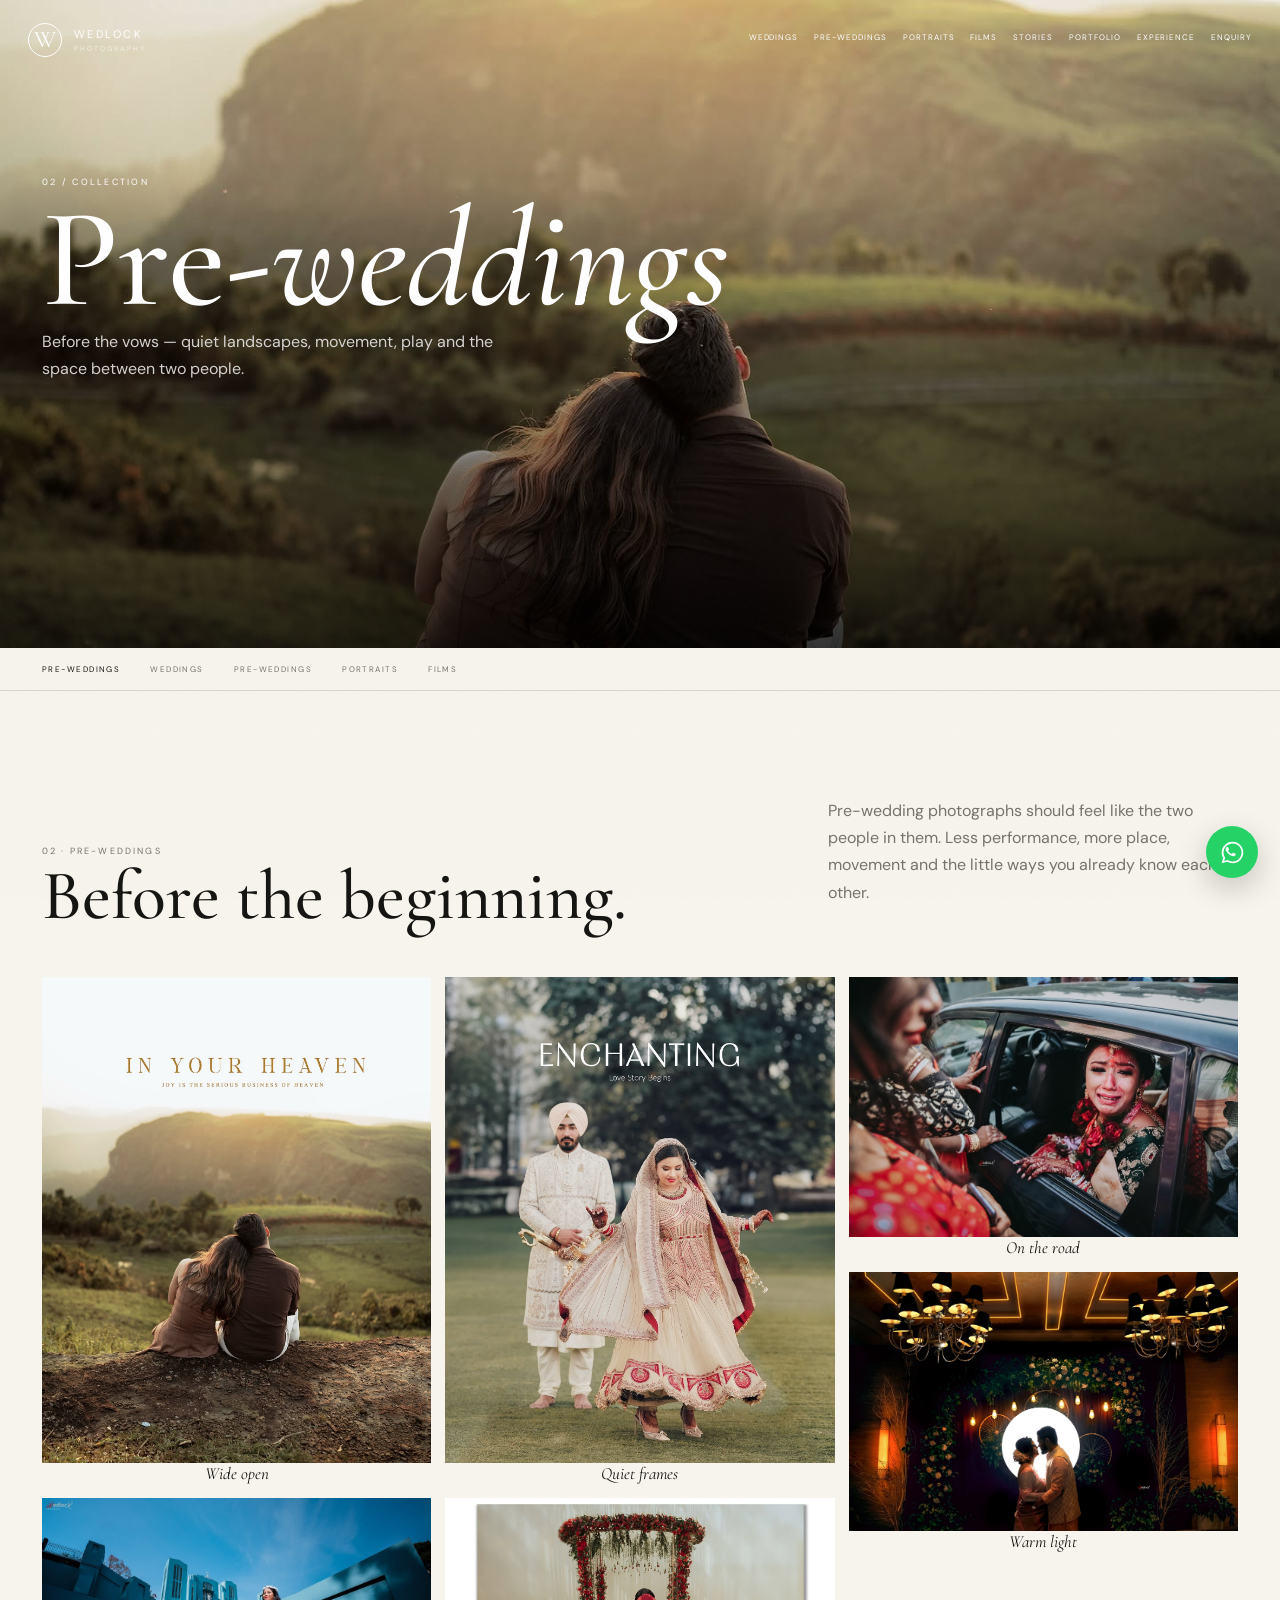
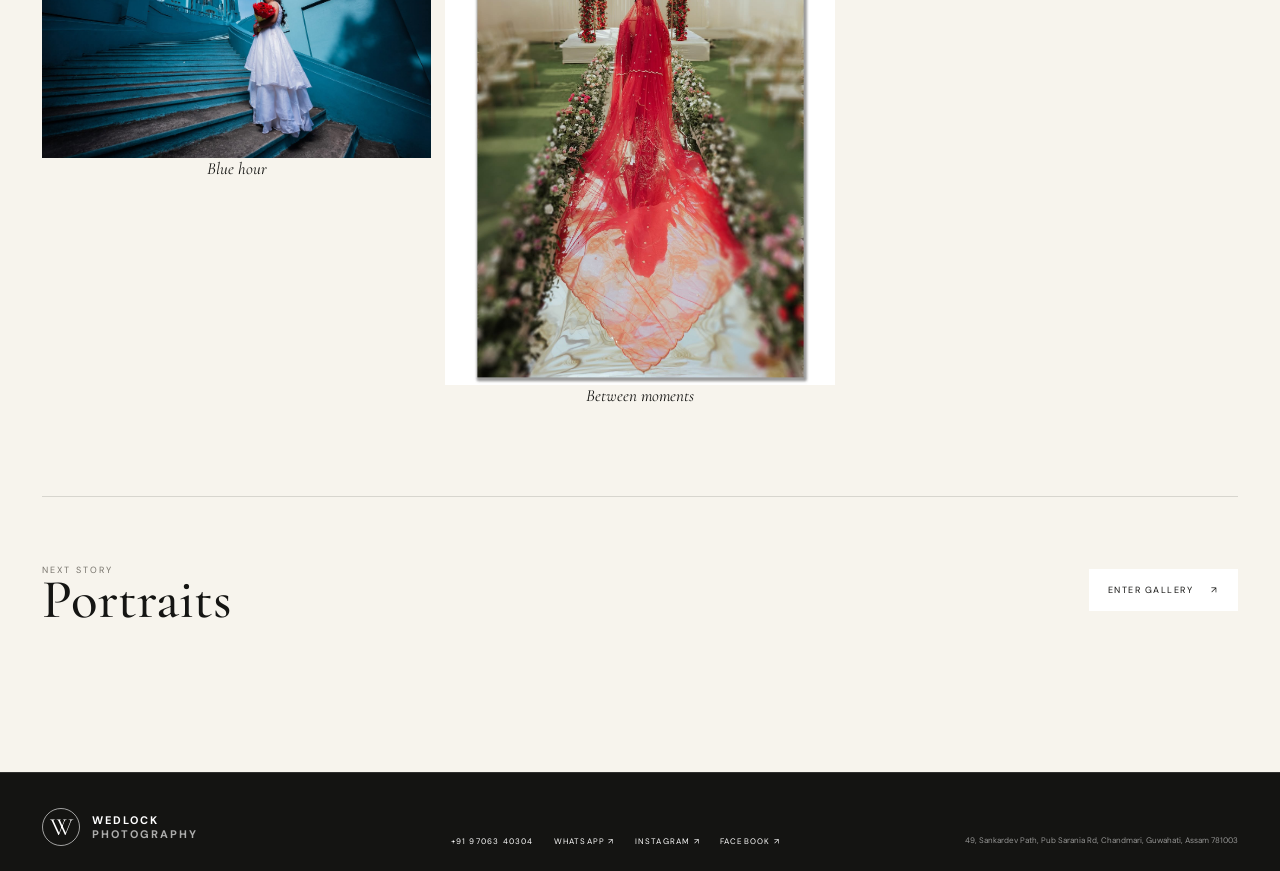
<file: pre-weddings.html>
<!doctype html><html lang="en"><head><meta charset="utf-8"><meta name="viewport" content="width=device-width,initial-scale=1,viewport-fit=cover"><meta name="theme-color" content="#151513"><title>Wedlock Photography — Pre-Weddings</title><meta name="description" content="Pre-wedding photography portfolio by Wedlock Photography in Guwahati, Assam."><link rel="stylesheet" href="style.css"><link rel="preconnect" href="https://fonts.googleapis.com"><link rel="preconnect" href="https://fonts.gstatic.com" crossorigin><link href="https://fonts.googleapis.com/css2?family=Cormorant+Garamond:ital,wght@0,400;0,500;0,600;1,400;1,500&family=DM+Sans:wght@400;500;600&display=swap" rel="stylesheet"></head><body id="top"><div class="grain"></div><div class="progress"><i></i></div><header class="nav"><a class="brand" href="index.html"><span class="brand-mark">W</span><span class="brand-text">Wedlock<small>Photography</small></span></a><nav class="nav-links" aria-label="Main navigation">
  <a href="weddings.html">Weddings</a>
  <a href="pre-weddings.html">Pre-Weddings</a>
  <a href="portraits.html">Portraits</a>
  <a href="films.html">Films</a>
  <a href="index.html#stories">Stories</a>
  <a href="index.html#portfolio">Portfolio</a>
  <a href="index.html#experience">Experience</a>
  <a href="index.html#contact">Enquiry</a>
</nav><button class="menu" aria-expanded="false" aria-controls="mobile-panel">Menu</button></header><div class="mobile-panel" id="mobile-panel"><span class="mobile-menu-label">Navigate</span><a href="weddings.html">Weddings</a><a href="pre-weddings.html">Pre-Weddings</a><a href="portraits.html">Portraits</a><a href="films.html">Films</a><a href="index.html#stories">Stories</a><a href="index.html#portfolio">Portfolio</a><a href="index.html#experience">Experience</a><a href="index.html#contact">Enquiry</a></div><main><section class="gallery-hero"><img src="assets/731239330_18362867773235892_8558618630797494442_n.jpg" alt="Couple in a wide pre-wedding landscape"><div class="gallery-title"><small>02 / COLLECTION</small><h1>Pre-<em>weddings</em></h1><p>Before the vows — quiet landscapes, movement, play and the space between two people.</p></div></section><div class="gallery-nav"><div class="gallery-nav-inner"><a class="active" href="pre-weddings.html">Pre-Weddings</a><a href="weddings.html">Weddings</a><a href="pre-weddings.html">Pre-Weddings</a><a href="portraits.html">Portraits</a><a href="films.html">Films</a></div></div><section class="gallery-body"><div class="wrap"><div class="gallery-intro"><div><span class="kicker">02 · Pre-Weddings</span><h2>Before the beginning.</h2></div><p>Pre-wedding photographs should feel like the two people in them. Less performance, more place, movement and the little ways you already know each other.</p></div><div class="photo-masonry"><button class="photo-item" data-full="assets/731239330_18362867773235892_8558618630797494442_n.jpg" data-alt="Wide open" data-caption="Wide open"><img src="assets/731239330_18362867773235892_8558618630797494442_n.jpg" alt="Wide open" loading="lazy"><span class="photo-label">Wide open</span></button><button class="photo-item" data-full="assets/53300017_2195380244112163_5619985228169740288_n.jpg" data-alt="Blue hour" data-caption="Blue hour"><img src="assets/53300017_2195380244112163_5619985228169740288_n.jpg" alt="Blue hour" loading="lazy"><span class="photo-label">Blue hour</span></button><button class="photo-item" data-full="assets/487960984_1068181338683440_7361226082642042941_n.jpg" data-alt="Quiet frames" data-caption="Quiet frames"><img src="assets/487960984_1068181338683440_7361226082642042941_n.jpg" alt="Quiet frames" loading="lazy"><span class="photo-label">Quiet frames</span></button><button class="photo-item" data-full="assets/488944127_18303631030235892_3258513115128438240_n.jpg" data-alt="Between moments" data-caption="Between moments"><img src="assets/488944127_18303631030235892_3258513115128438240_n.jpg" alt="Between moments" loading="lazy"><span class="photo-label">Between moments</span></button><button class="photo-item" data-full="assets/97029761_2554944524822398_1876931413073199104_n.jpg" data-alt="On the road" data-caption="On the road"><img src="assets/97029761_2554944524822398_1876931413073199104_n.jpg" alt="On the road" loading="lazy"><span class="photo-label">On the road</span></button><button class="photo-item" data-full="assets/475550807_3874298522886985_5923663346408873451_n.jpg" data-alt="Warm light" data-caption="Warm light"><img src="assets/475550807_3874298522886985_5923663346408873451_n.jpg" alt="Warm light" loading="lazy"><span class="photo-label">Warm light</span></button></div><div class="gallery-end"><div><span class="kicker">Next story</span><h3>Portraits</h3></div><a class="button" href="portraits.html">Enter gallery <span>↗</span></a></div></div></section></main><footer class="footer"><div class="footer-brand"><span>W</span><strong>WEDLOCK<br><em>PHOTOGRAPHY</em></strong></div><div class="footer-links"><a href="tel:+919706340304">+91 97063 40304</a><a href="https://wa.me/919706340304" target="_blank" rel="noopener">WhatsApp ↗</a><a href="https://www.instagram.com/wedlock_photography_assam/" target="_blank" rel="noopener">Instagram ↗</a><a href="https://www.facebook.com/wedlockphotography2018" target="_blank" rel="noopener">Facebook ↗</a></div><div class="footer-meta">49, Sankardev Path, Pub Sarania Rd, Chandmari, Guwahati, Assam 781003</div></footer><div class="lightbox" aria-hidden="true"><button class="lb-btn lb-close" aria-label="Close image">×</button><button class="lb-btn lb-prev" aria-label="Previous image">←</button><img alt=""><button class="lb-btn lb-next" aria-label="Next image">→</button><div class="lb-caption"></div></div><a class="float-wa" href="https://wa.me/919706340304?text=Hi%20Wedlock%20Photography%2C%20I%27d%20like%20to%20check%20my%20wedding%20date." target="_blank" rel="noopener" aria-label="WhatsApp Wedlock Photography"><svg viewBox="0 0 32 32" aria-hidden="true"><path fill="currentColor" d="M19.11 17.2c-.29-.15-1.72-.85-1.99-.95-.27-.1-.46-.15-.66.15-.19.29-.75.95-.92 1.14-.17.19-.34.22-.63.07-.29-.15-1.22-.45-2.32-1.43-.86-.77-1.44-1.72-1.61-2.01-.17-.29-.02-.45.13-.6.13-.13.29-.34.44-.51.15-.17.19-.29.29-.49.1-.19.05-.36-.02-.51-.07-.15-.66-1.59-.9-2.18-.24-.58-.48-.5-.66-.51h-.56c-.19 0-.49.07-.75.36-.27.29-1.02 1-1.02 2.43s1.05 2.82 1.19 3.02c.15.19 2.06 3.14 4.99 4.4.7.3 1.24.48 1.67.61.7.22 1.34.19 1.84.12.56-.08 1.72-.7 1.96-1.38.24-.68.24-1.26.17-1.38-.07-.12-.27-.19-.56-.34z"/><path fill="currentColor" d="M16.01 3.2c-7.06 0-12.8 5.74-12.8 12.8 0 2.26.59 4.47 1.72 6.41L3.08 28.8l6.55-1.72a12.74 12.74 0 0 0 6.38 1.72h.01c7.05 0 12.79-5.74 12.79-12.8S23.06 3.2 16.01 3.2zm0 23.46h-.01a10.61 10.61 0 0 1-5.41-1.47l-.39-.23-3.89 1.02 1.04-3.79-.25-.39a10.65 10.65 0 1 1 8.91 4.86z"/></svg></a><script src="script.js"></script><button class="back-to-top" id="backToTop" type="button" aria-label="Back to top" title="Back to top">↑</button></body></html>
</file>
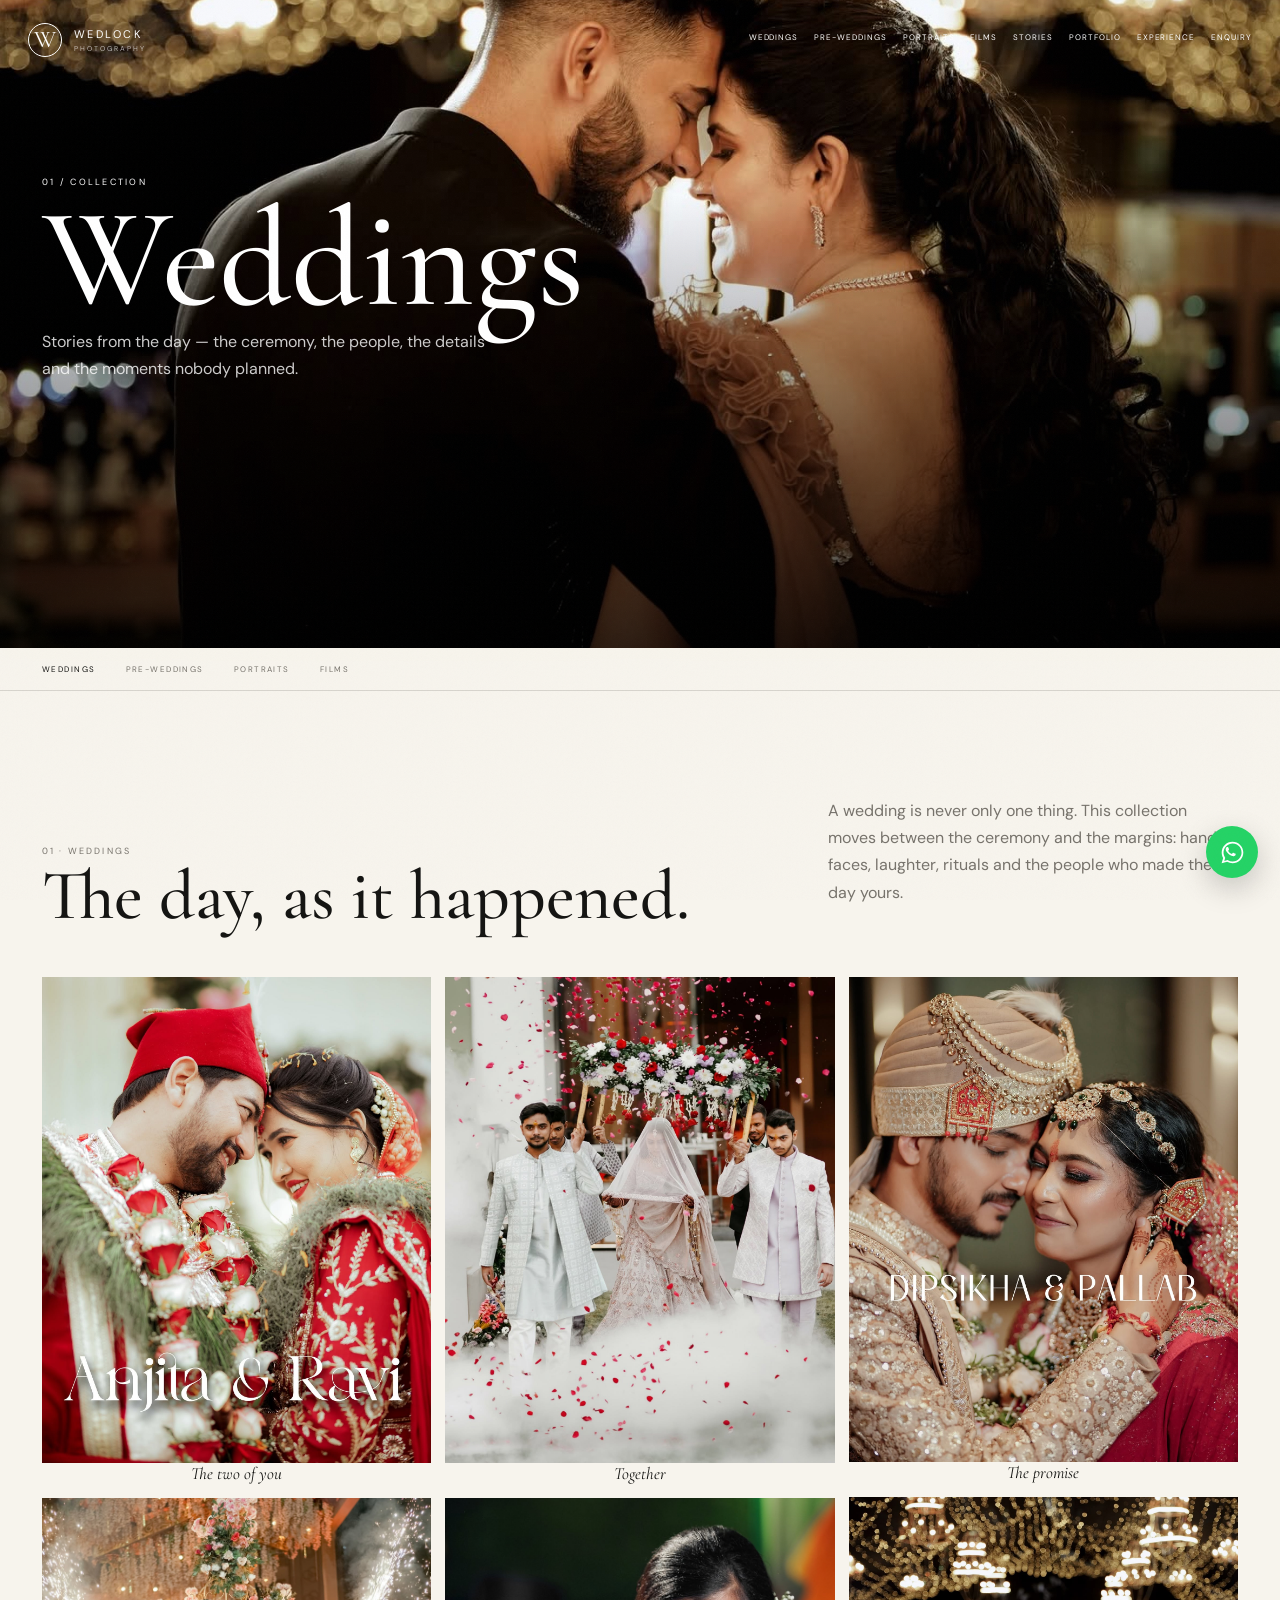
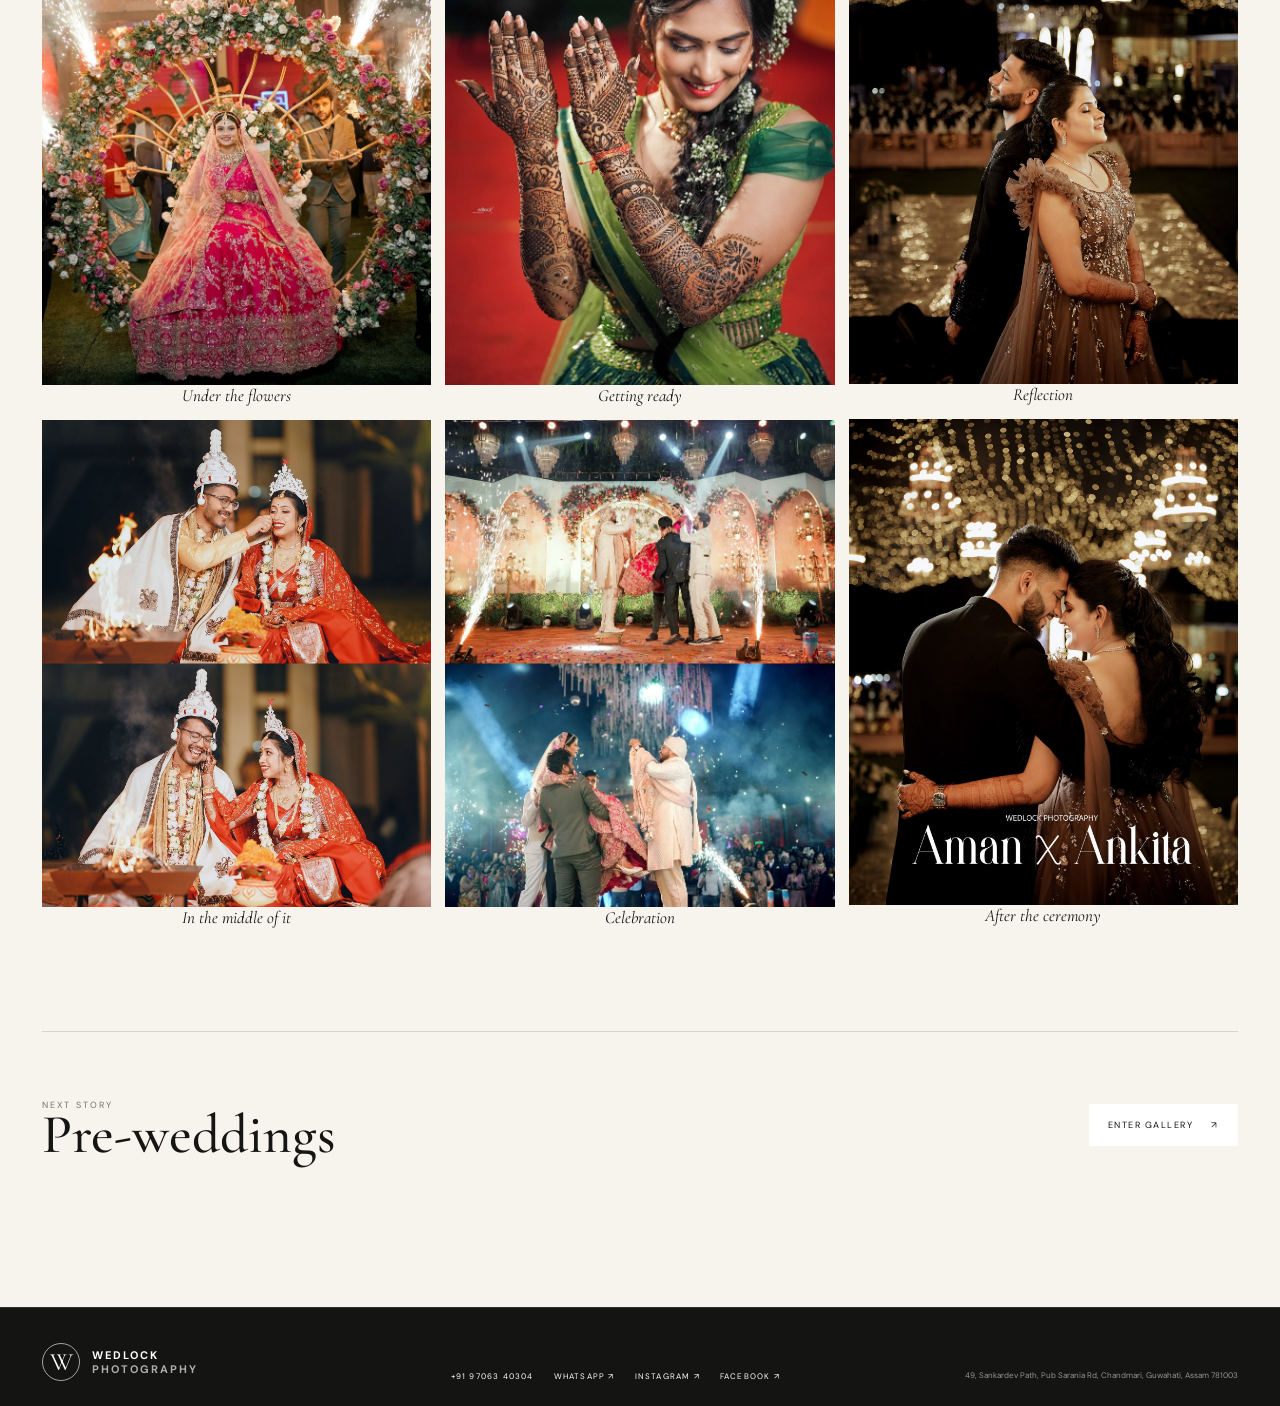
<file: weddings.html>
<!doctype html><html lang="en"><head><meta charset="utf-8"><meta name="viewport" content="width=device-width,initial-scale=1,viewport-fit=cover"><meta name="theme-color" content="#151513"><title>Wedlock Photography — Weddings</title><meta name="description" content="Wedding photography portfolio by Wedlock Photography in Guwahati, Assam."><link rel="stylesheet" href="style.css"><link rel="preconnect" href="https://fonts.googleapis.com"><link rel="preconnect" href="https://fonts.gstatic.com" crossorigin><link href="https://fonts.googleapis.com/css2?family=Cormorant+Garamond:ital,wght@0,400;0,500;0,600;1,400;1,500&family=DM+Sans:wght@400;500;600&display=swap" rel="stylesheet"></head><body id="top"><div class="grain"></div><div class="progress"><i></i></div><header class="nav"><a class="brand" href="index.html"><span class="brand-mark">W</span><span class="brand-text">Wedlock<small>Photography</small></span></a><nav class="nav-links" aria-label="Main navigation">
  <a href="weddings.html">Weddings</a>
  <a href="pre-weddings.html">Pre-Weddings</a>
  <a href="portraits.html">Portraits</a>
  <a href="films.html">Films</a>
  <a href="index.html#stories">Stories</a>
  <a href="index.html#portfolio">Portfolio</a>
  <a href="index.html#experience">Experience</a>
  <a href="index.html#contact">Enquiry</a>
</nav><button class="menu" aria-expanded="false" aria-controls="mobile-panel">Menu</button></header><div class="mobile-panel" id="mobile-panel"><span class="mobile-menu-label">Navigate</span><a href="weddings.html">Weddings</a><a href="pre-weddings.html">Pre-Weddings</a><a href="portraits.html">Portraits</a><a href="films.html">Films</a><a href="index.html#stories">Stories</a><a href="index.html#portfolio">Portfolio</a><a href="index.html#experience">Experience</a><a href="index.html#contact">Enquiry</a></div><main><section class="gallery-hero"><img src="assets/673116682_18353572582235892_1438724044032364556_n.jpg" alt="Wedding reception couple"><div class="gallery-title"><small>01 / COLLECTION</small><h1>Weddings</h1><p>Stories from the day — the ceremony, the people, the details and the moments nobody planned.</p></div></section><div class="gallery-nav"><div class="gallery-nav-inner"><a class="active" href="weddings.html">Weddings</a><a href="pre-weddings.html">Pre-Weddings</a><a href="portraits.html">Portraits</a><a href="films.html">Films</a></div></div><section class="gallery-body"><div class="wrap"><div class="gallery-intro"><div><span class="kicker">01 · Weddings</span><h2>The day, as it happened.</h2></div><p>A wedding is never only one thing. This collection moves between the ceremony and the margins: hands, faces, laughter, rituals and the people who made the day yours.</p></div><div class="photo-masonry"><button class="photo-item" data-full="assets/489008714_18303630982235892_7115099439980177030_n.jpg" data-alt="The two of you" data-caption="The two of you"><img src="assets/489008714_18303630982235892_7115099439980177030_n.jpg" alt="The two of you" loading="lazy"><span class="photo-label">The two of you</span></button><button class="photo-item" data-full="assets/476832887_1030130719155169_2231081494425700678_n.jpg" data-alt="Under the flowers" data-caption="Under the flowers"><img src="assets/476832887_1030130719155169_2231081494425700678_n.jpg" alt="Under the flowers" loading="lazy"><span class="photo-label">Under the flowers</span></button><button class="photo-item" data-full="assets/476478696_18297188137235892_8116715826056152956_n.jpg" data-alt="In the middle of it" data-caption="In the middle of it"><img src="assets/476478696_18297188137235892_8116715826056152956_n.jpg" alt="In the middle of it" loading="lazy"><span class="photo-label">In the middle of it</span></button><button class="photo-item" data-full="assets/598555963_18335563234235892_3533336574849758892_n.jpg" data-alt="Together" data-caption="Together"><img src="assets/598555963_18335563234235892_3533336574849758892_n.jpg" alt="Together" loading="lazy"><span class="photo-label">Together</span></button><button class="photo-item" data-full="assets/476395746_1029420442559530_704016730041002977_n.jpg" data-alt="Getting ready" data-caption="Getting ready"><img src="assets/476395746_1029420442559530_704016730041002977_n.jpg" alt="Getting ready" loading="lazy"><span class="photo-label">Getting ready</span></button><button class="photo-item" data-full="assets/476361342_1030130495821858_8909431232088547644_n.jpg" data-alt="Celebration" data-caption="Celebration"><img src="assets/476361342_1030130495821858_8909431232088547644_n.jpg" alt="Celebration" loading="lazy"><span class="photo-label">Celebration</span></button><button class="photo-item" data-full="assets/484189990_18301134367235892_7075359121839824386_n.jpg" data-alt="The promise" data-caption="The promise"><img src="assets/484189990_18301134367235892_7075359121839824386_n.jpg" alt="The promise" loading="lazy"><span class="photo-label">The promise</span></button><button class="photo-item" data-full="assets/671234544_18353572657235892_777577946738352007_n.jpg" data-alt="Reflection" data-caption="Reflection"><img src="assets/671234544_18353572657235892_777577946738352007_n.jpg" alt="Reflection" loading="lazy"><span class="photo-label">Reflection</span></button><button class="photo-item" data-full="assets/673116682_18353572582235892_1438724044032364556_n.jpg" data-alt="After the ceremony" data-caption="After the ceremony"><img src="assets/673116682_18353572582235892_1438724044032364556_n.jpg" alt="After the ceremony" loading="lazy"><span class="photo-label">After the ceremony</span></button></div><div class="gallery-end"><div><span class="kicker">Next story</span><h3>Pre-weddings</h3></div><a class="button" href="pre-weddings.html">Enter gallery <span>↗</span></a></div></div></section></main><footer class="footer"><div class="footer-brand"><span>W</span><strong>WEDLOCK<br><em>PHOTOGRAPHY</em></strong></div><div class="footer-links"><a href="tel:+919706340304">+91 97063 40304</a><a href="https://wa.me/919706340304" target="_blank" rel="noopener">WhatsApp ↗</a><a href="https://www.instagram.com/wedlock_photography_assam/" target="_blank" rel="noopener">Instagram ↗</a><a href="https://www.facebook.com/wedlockphotography2018" target="_blank" rel="noopener">Facebook ↗</a></div><div class="footer-meta">49, Sankardev Path, Pub Sarania Rd, Chandmari, Guwahati, Assam 781003</div></footer><div class="lightbox" aria-hidden="true"><button class="lb-btn lb-close" aria-label="Close image">×</button><button class="lb-btn lb-prev" aria-label="Previous image">←</button><img alt=""><button class="lb-btn lb-next" aria-label="Next image">→</button><div class="lb-caption"></div></div><a class="float-wa" href="https://wa.me/919706340304?text=Hi%20Wedlock%20Photography%2C%20I%27d%20like%20to%20check%20my%20wedding%20date." target="_blank" rel="noopener" aria-label="WhatsApp Wedlock Photography"><svg viewBox="0 0 32 32" aria-hidden="true"><path fill="currentColor" d="M19.11 17.2c-.29-.15-1.72-.85-1.99-.95-.27-.1-.46-.15-.66.15-.19.29-.75.95-.92 1.14-.17.19-.34.22-.63.07-.29-.15-1.22-.45-2.32-1.43-.86-.77-1.44-1.72-1.61-2.01-.17-.29-.02-.45.13-.6.13-.13.29-.34.44-.51.15-.17.19-.29.29-.49.1-.19.05-.36-.02-.51-.07-.15-.66-1.59-.9-2.18-.24-.58-.48-.5-.66-.51h-.56c-.19 0-.49.07-.75.36-.27.29-1.02 1-1.02 2.43s1.05 2.82 1.19 3.02c.15.19 2.06 3.14 4.99 4.4.7.3 1.24.48 1.67.61.7.22 1.34.19 1.84.12.56-.08 1.72-.7 1.96-1.38.24-.68.24-1.26.17-1.38-.07-.12-.27-.19-.56-.34z"/><path fill="currentColor" d="M16.01 3.2c-7.06 0-12.8 5.74-12.8 12.8 0 2.26.59 4.47 1.72 6.41L3.08 28.8l6.55-1.72a12.74 12.74 0 0 0 6.38 1.72h.01c7.05 0 12.79-5.74 12.79-12.8S23.06 3.2 16.01 3.2zm0 23.46h-.01a10.61 10.61 0 0 1-5.41-1.47l-.39-.23-3.89 1.02 1.04-3.79-.25-.39a10.65 10.65 0 1 1 8.91 4.86z"/></svg></a><script src="script.js"></script><button class="back-to-top" id="backToTop" type="button" aria-label="Back to top" title="Back to top">↑</button></body></html>
</file>
<file: style.css>
:root{--ink:#151513;--paper:#f7f4ed;--warm:#ece6da;--muted:#77736c;--line:rgba(21,21,19,.14);--white:#fff;--serif:"Cormorant Garamond",Georgia,serif;--sans:"DM Sans",Arial,sans-serif;--ease:cubic-bezier(.2,.75,.2,1)}*{box-sizing:border-box}html{scroll-behavior:smooth}body{margin:0;background:var(--paper);color:var(--ink);font-family:var(--sans);-webkit-font-smoothing:antialiased}body.no-scroll{overflow:hidden}a{color:inherit;text-decoration:none}img{max-width:100%}button{font:inherit}.grain{position:fixed;inset:0;pointer-events:none;z-index:200;opacity:.025;background-image:url("data:image/svg+xml,%3Csvg xmlns='http://www.w3.org/2000/svg' width='160' height='160'%3E%3Cfilter id='n'%3E%3CfeTurbulence baseFrequency='.8' numOctaves='3'/%3E%3C/filter%3E%3Crect width='100%25' height='100%25' filter='url(%23n)'/%3E%3C/svg%3E")}.progress{height:2px;background:transparent;position:fixed;z-index:250;left:0;right:0;top:0}.progress i{display:block;height:100%;width:0;background:currentColor}.nav{position:fixed;z-index:150;left:0;right:0;top:0;padding:23px 42px;display:flex;align-items:center;justify-content:space-between;color:#fff;mix-blend-mode:normal;transition:.4s var(--ease)}.nav.scrolled{background:rgba(247,244,237,.94);backdrop-filter:blur(16px);color:var(--ink);box-shadow:0 1px 0 var(--line)}.brand{display:flex;align-items:center;gap:12px}.brand-mark{width:34px;height:34px;border:1px solid currentColor;border-radius:50%;display:grid;place-items:center;font:24px/1 var(--serif)}.brand-text{font-size:11px;letter-spacing:.22em;text-transform:uppercase}.brand-text small{display:block;font-size:7px;letter-spacing:.28em;opacity:.65;margin-top:3px}.nav-links{display:flex;gap:30px;align-items:center}.nav-links a,.menu{font-size:9px;letter-spacing:.18em;text-transform:uppercase}.nav-links a{position:relative;padding-bottom:6px}.nav-links a:after{content:"";position:absolute;left:0;right:100%;bottom:0;height:1px;background:currentColor;transition:.4s var(--ease)}.nav-links a:hover:after{right:0}.menu{display:none;border:0;background:none;color:inherit}.wrap{width:min(1280px,calc(100% - 84px));margin:auto}.hero{height:100svh;min-height:680px;position:relative;overflow:hidden;background:#111;color:#fff}.hero img{position:absolute;inset:0;width:100%;height:100%;object-fit:cover;object-position:center 42%;transform:scale(1.01)}.hero:before{content:"";position:absolute;z-index:1;inset:0;background:linear-gradient(90deg,rgba(0,0,0,.62),rgba(0,0,0,.12) 60%),linear-gradient(0deg,rgba(0,0,0,.62),transparent 45%,rgba(0,0,0,.3))}.hero-meta{position:absolute;z-index:3;left:42px;right:42px;top:108px;display:flex;justify-content:space-between;font-size:9px;letter-spacing:.22em;text-transform:uppercase}.hero-content{position:absolute;z-index:3;left:max(6vw,42px);bottom:13vh}.eyebrow{font-size:9px;letter-spacing:.28em;text-transform:uppercase}.hero h1{font:500 clamp(76px,10.5vw,156px)/.72 var(--serif);margin:27px 0 28px;letter-spacing:-.025em}.hero h1 em{font-style:italic}.hero p{max-width:450px;color:rgba(255,255,255,.85);line-height:1.7;font-size:14px}.actions{display:flex;align-items:center;gap:28px;margin-top:28px}.button{display:inline-flex;align-items:center;gap:18px;background:#fff;color:#151513;padding:15px 19px;font-size:9px;letter-spacing:.17em;text-transform:uppercase}.underlink{font-size:9px;letter-spacing:.17em;text-transform:uppercase;border-bottom:1px solid rgba(255,255,255,.6);padding-bottom:6px}.hero-foot{position:absolute;z-index:3;left:42px;right:42px;bottom:22px;display:flex;justify-content:space-between;font-size:8px;letter-spacing:.2em;text-transform:uppercase;opacity:.75}.intro{padding:150px 0 125px}.kicker{font-size:9px;letter-spacing:.24em;text-transform:uppercase;color:var(--muted)}.intro-grid{display:grid;grid-template-columns:1.15fr .85fr;gap:10vw;margin-top:55px}.display{font:500 clamp(58px,7.2vw,106px)/.78 var(--serif);margin:0;letter-spacing:-.02em}.display em{font-style:italic}.intro-copy{padding-top:15px}.intro-copy p{font:400 29px/1.3 var(--serif);max-width:480px;margin:0}.intro-copy small{display:block;max-width:380px;color:var(--muted);line-height:1.7;margin-top:35px}.feature{padding:0 0 145px}.feature-grid{display:grid;grid-template-columns:1.38fr .62fr;gap:24px;align-items:stretch}.feature-main{min-height:700px;position:relative;overflow:hidden}.feature-main img,.feature-side img{width:100%;height:100%;object-fit:cover;display:block}.feature-side{display:flex;flex-direction:column;gap:24px}.feature-side figure{margin:0;flex:1;min-height:330px;overflow:hidden}.feature-side figcaption,.feature-main figcaption{padding:11px 0;font:italic 16px var(--serif);display:flex;justify-content:space-between}.feature-main figure{margin:0;height:100%}.statement{background:var(--ink);color:#fff;padding:135px 0}.statement-inner{width:min(1080px,calc(100% - 84px));margin:auto}.statement p{font:500 clamp(58px,7.5vw,112px)/.78 var(--serif);margin:0;letter-spacing:-.025em}.statement p em{font-style:italic}.archive{padding:145px 0 160px}.archive-head{display:flex;justify-content:space-between;align-items:end;gap:60px;margin-bottom:58px}.archive-head h2{font:500 clamp(66px,8vw,120px)/.75 var(--serif);margin:14px 0 0}.archive-head h2 em{font-style:italic}.archive-head p{max-width:390px;color:var(--muted);line-height:1.7;margin:0}.category-grid{display:grid;grid-template-columns:repeat(12,1fr);gap:18px}.category{position:relative;display:block;overflow:hidden;background:#171613;color:#fff;min-height:570px}.category:nth-child(1){grid-column:span 7}.category:nth-child(2){grid-column:span 5;min-height:510px}.category:nth-child(3){grid-column:span 5;min-height:540px}.category:nth-child(4){grid-column:span 7;min-height:600px}.category img{position:absolute;inset:0;width:100%;height:100%;object-fit:cover;transition:transform 1s var(--ease);filter:saturate(.94)}.category:hover img{transform:scale(1.045)}.category:after{content:"";position:absolute;inset:0;background:linear-gradient(0deg,rgba(0,0,0,.76),transparent 62%)}.category-content{position:absolute;z-index:2;left:32px;right:32px;bottom:29px}.category-no{font-size:8px;letter-spacing:.25em;opacity:.75}.category h3{font:500 clamp(50px,5.8vw,88px)/.78 var(--serif);margin:12px 0}.category h3 em{font-style:italic}.category-meta{display:flex;justify-content:space-between;align-items:center;font-size:9px;letter-spacing:.16em;text-transform:uppercase}.category-meta b{font-weight:400}.arrow{font-size:20px;line-height:1}.stories{padding:0 0 145px}.stories-head{display:flex;justify-content:space-between;align-items:end;margin-bottom:50px}.stories-head h2{font:500 65px/.8 var(--serif);margin:13px 0 0}.story-grid{display:grid;grid-template-columns:.85fr 1.15fr;gap:20px}.story-card{display:block}.story-card figure{margin:0;overflow:hidden;background:#ddd}.story-card img{width:100%;height:100%;display:block;object-fit:cover;transition:transform .8s var(--ease)}.story-card:hover img{transform:scale(1.035)}.story-card:first-child figure{height:640px}.story-card:last-child figure{height:470px}.story-card figcaption{padding:12px 0;display:flex;justify-content:space-between;font:italic 18px var(--serif)}.films{background:#e9e3d9;padding:140px 0}.films-grid{display:grid;grid-template-columns:1.35fr .65fr;gap:18px;margin-top:60px}.film{margin:0}.film video{width:100%;display:block;background:#000}.film figcaption{padding:12px 0;font:italic 21px var(--serif);display:flex;justify-content:space-between}.experience{padding:150px 0}.experience-top{display:flex;justify-content:space-between;align-items:end;margin-bottom:80px}.experience-top h2{font:500 clamp(60px,7vw,104px)/.78 var(--serif);margin:14px 0 0}.experience-top p{max-width:360px;color:var(--muted);line-height:1.7}.steps{border-top:1px solid var(--line)}.step{display:grid;grid-template-columns:100px 1fr auto;gap:30px;padding:30px 0;border-bottom:1px solid var(--line);align-items:start}.step-no{font-size:9px;letter-spacing:.2em;color:var(--muted)}.step h3{font:500 40px/.9 var(--serif);margin:0 0 7px}.step p{color:var(--muted);margin:0;max-width:530px;line-height:1.65}.step-arrow{font:22px var(--serif)}.closing-image{height:78vh;min-height:560px;position:relative;overflow:hidden;color:#fff}.closing-image img{width:100%;height:100%;object-fit:cover;object-position:center}.closing-image:after{content:"";position:absolute;inset:0;background:linear-gradient(0deg,rgba(0,0,0,.7),transparent 62%)}.closing-copy{position:absolute;z-index:2;left:max(6vw,42px);bottom:9vh}.closing-copy strong{display:block;font:500 clamp(68px,8vw,120px)/.75 var(--serif);margin-top:14px}.about{padding:145px 0;display:grid;grid-template-columns:.28fr .72fr;gap:80px}.about-copy .lead{font:400 38px/1.18 var(--serif);max-width:780px;margin:0}.about-copy p:not(.lead){max-width:620px;color:var(--muted);line-height:1.75;margin-top:30px}.socials{display:flex;gap:25px;margin-top:35px;font-size:9px;letter-spacing:.17em;text-transform:uppercase}.contact{background:#141412;color:#fff;padding:150px 0}.contact-inner{width:min(1100px,calc(100% - 84px));margin:auto}.contact h2{font:500 clamp(70px,9vw,136px)/.72 var(--serif);margin:25px 0}.contact h2 em{font-style:italic}.contact p{max-width:420px;color:rgba(255,255,255,.68);line-height:1.7}.contact .button{margin-top:20px}.footer{padding:35px 42px 25px;background:#141412;color:#fff;border-top:1px solid rgba(255,255,255,.12);display:grid;grid-template-columns:1fr 1fr 1fr;gap:30px;align-items:end}.footer-brand{display:flex;gap:12px;align-items:center}.footer-brand span{width:38px;height:38px;border:1px solid rgba(255,255,255,.6);border-radius:50%;display:grid;place-items:center;font:25px var(--serif)}.footer-brand strong{font-size:11px;letter-spacing:.18em}.footer-brand em{font-style:normal;opacity:.65}.footer-links{display:flex;gap:20px;flex-wrap:wrap;font-size:8px;letter-spacing:.15em;text-transform:uppercase}.footer-meta{text-align:right;color:rgba(255,255,255,.55);font-size:8px;line-height:1.5}.float-wa{position:fixed;right:22px;bottom:22px;width:52px;height:52px;border-radius:50%;display:grid;place-items:center;background:#25d366;color:#fff;z-index:145;box-shadow:0 10px 30px rgba(0,0,0,.2)}.float-wa svg{width:27px}.gallery-hero{min-height:72vh;background:#181714;color:#fff;position:relative;display:flex;align-items:end;overflow:hidden}.gallery-hero img{position:absolute;inset:0;width:100%;height:100%;object-fit:cover}.gallery-hero:after{content:"";position:absolute;inset:0;background:linear-gradient(0deg,rgba(0,0,0,.78),transparent 70%)}.gallery-title{position:relative;z-index:2;padding:0 0 9vh;width:min(1280px,calc(100% - 84px));margin:auto}.gallery-title small{font-size:9px;letter-spacing:.25em}.gallery-title h1{font:500 clamp(80px,11vw,160px)/.7 var(--serif);margin:20px 0 20px}.gallery-title h1 em{font-style:italic}.gallery-title p{max-width:460px;color:rgba(255,255,255,.8);line-height:1.7}.gallery-nav{position:sticky;top:0;z-index:50;background:rgba(247,244,237,.96);backdrop-filter:blur(12px);border-bottom:1px solid var(--line)}.gallery-nav-inner{width:min(1280px,calc(100% - 84px));margin:auto;display:flex;gap:30px;overflow:auto;padding:16px 0}.gallery-nav a{white-space:nowrap;font-size:8px;letter-spacing:.18em;text-transform:uppercase;color:var(--muted)}.gallery-nav a.active,.gallery-nav a:hover{color:var(--ink)}.gallery-body{padding:90px 0 150px}.gallery-intro{display:flex;justify-content:space-between;gap:50px;align-items:end;margin-bottom:55px}.gallery-intro h2{font:500 70px/.76 var(--serif);margin:10px 0 0}.gallery-intro p{max-width:410px;color:var(--muted);line-height:1.7}.photo-masonry{columns:3 300px;column-gap:14px}.photo-item{display:block;width:100%;margin:0 0 14px;break-inside:avoid;border:0;padding:0;background:none;cursor:zoom-in;overflow:hidden}.photo-item img{width:100%;height:auto;display:block;transition:transform .7s var(--ease)}.photo-item:hover img{transform:scale(1.025)}.photo-label{padding:8px 2px 3px;text-align:left;font:italic 17px var(--serif);color:var(--ink)}.gallery-end{border-top:1px solid var(--line);padding-top:60px;margin-top:90px;display:flex;justify-content:space-between;align-items:center;gap:30px}.gallery-end h3{font:500 55px/.8 var(--serif);margin:0}.gallery-end p{color:var(--muted);max-width:340px}.lightbox{position:fixed;inset:0;z-index:300;background:rgba(10,10,9,.97);display:none;align-items:center;justify-content:center;padding:5vh 7vw}.lightbox.open{display:flex}.lightbox img{max-width:90vw;max-height:86vh;object-fit:contain}.lb-btn{position:absolute;border:0;background:none;color:#fff;font-size:30px;cursor:pointer;width:52px;height:52px}.lb-close{top:18px;right:24px}.lb-prev{left:18px}.lb-next{right:18px}.lb-caption{position:absolute;bottom:18px;left:0;right:0;text-align:center;color:#fff;font:italic 18px var(--serif)}@media(max-width:900px){.wrap{width:min(100% - 40px,720px)}.nav{padding:18px 20px}.nav-links{display:none}.menu{display:block}.hero{min-height:720px}.hero-meta,.hero-foot{left:20px;right:20px}.hero-meta{top:92px}.hero-content{left:20px;right:20px;bottom:12vh}.hero h1{font-size:clamp(68px,18vw,110px);margin:22px 0}.hero p{font-size:13px;max-width:360px}.intro,.archive,.experience,.about,.films{padding-top:100px;padding-bottom:100px}.intro-grid,.feature-grid,.story-grid,.films-grid{grid-template-columns:1fr;gap:35px}.intro-copy{padding-top:0}.intro-copy p{font-size:25px}.feature{padding-bottom:100px}.feature-main{min-height:550px}.feature-side{display:grid;grid-template-columns:1fr 1fr}.feature-side figure{min-height:260px}.statement{padding:100px 0}.statement-inner{width:calc(100% - 40px)}.archive-head,.stories-head,.experience-top,.gallery-intro,.gallery-end{display:block}.archive-head p,.experience-top p,.gallery-intro p{margin-top:25px}.category-grid{display:block}.category{min-height:480px!important;margin-bottom:14px}.category-content{left:22px;right:22px;bottom:22px}.category h3{font-size:62px}.stories{padding-bottom:100px}.stories-head{margin-bottom:35px}.story-card:first-child figure,.story-card:last-child figure{height:480px}.step{grid-template-columns:55px 1fr}.step-arrow{display:none}.closing-image{height:70vh}.about{grid-template-columns:1fr;gap:30px}.about-copy .lead{font-size:31px}.contact{padding:105px 0}.contact-inner{width:calc(100% - 40px)}.footer{padding:30px 20px;grid-template-columns:1fr}.footer-meta{text-align:left}.gallery-hero{min-height:65vh}.gallery-title{width:calc(100% - 40px);padding-bottom:70px}.gallery-title h1{font-size:clamp(72px,18vw,120px)}.gallery-nav-inner{width:calc(100% - 40px)}.gallery-body{padding:75px 0 100px}.gallery-intro h2{font-size:58px}.photo-masonry{columns:2 170px}.lightbox{padding:60px 18px}.lb-prev{left:0}.lb-next{right:0}.lb-btn{font-size:24px}.lb-caption{bottom:10px}}
@media(max-width:560px){.brand-text{font-size:9px}.brand-text small{display:none}.hero img{object-position:center 38%}.hero-meta span:last-child{display:none}.hero-foot span:nth-child(2){display:none}.actions{gap:18px;flex-wrap:wrap}.button{padding:14px 16px}.feature-side{display:block}.feature-side figure{margin-bottom:24px}.category h3{font-size:57px}.photo-masonry{columns:1}.gallery-title p{font-size:13px}.gallery-nav-inner{gap:23px}.about-copy .lead{font-size:28px}.socials{flex-wrap:wrap}}
@media(prefers-reduced-motion:reduce){html{scroll-behavior:auto}.category img,.story-card img,.photo-item img{transition:none}}

.mobile-panel{position:fixed;inset:0;background:var(--paper);color:var(--ink);z-index:140;display:none;padding:120px 28px 40px;flex-direction:column;gap:22px}.mobile-panel.open{display:flex}.mobile-panel a{font:500 48px/.8 var(--serif)}


/* Reliable back-to-top control */
.back-to-top{position:fixed;right:22px;bottom:88px;z-index:146;width:48px;height:48px;border:1px solid rgba(21,21,19,.22);background:rgba(247,244,237,.94);color:var(--ink);backdrop-filter:blur(12px);display:grid;place-items:center;font-size:20px;line-height:1;cursor:pointer;opacity:0;visibility:hidden;transform:translateY(10px);transition:opacity .3s ease,visibility .3s ease,transform .3s ease,background .2s ease}.back-to-top.show{opacity:1;visibility:visible;transform:translateY(0)}.back-to-top:hover{background:#fff}.back-to-top:focus-visible{outline:2px solid currentColor;outline-offset:3px}@media(max-width:560px){.back-to-top{right:16px;bottom:88px;width:44px;height:44px;font-size:18px}}


/* Final responsive polish */
.hero-picture{position:absolute;inset:0;display:block;overflow:hidden}
.hero-picture img{position:absolute;inset:0;width:100%;height:100%;object-fit:cover;object-position:center center;transform:none}
.mobile-panel{overflow-y:auto;padding:110px 28px 36px;gap:18px}
.mobile-menu-label{font-size:8px;letter-spacing:.24em;text-transform:uppercase;color:var(--muted);margin-bottom:8px}
.mobile-panel a{font:500 clamp(38px,10vw,52px)/.82 var(--serif)}
@media(max-width:1200px) and (min-width:981px){.nav{padding-left:28px;padding-right:28px}.nav-links{gap:15px}.nav-links a{font-size:8px;letter-spacing:.13em}.brand{gap:9px}.brand-text{font-size:10px}}


/* FINAL CLIENT-PRESENTATION POLISH */
/* The cover is now a clean full-bleed hero: no side reel competing with the main photograph. */
.hero-picture img{object-fit:cover;object-position:center 50%;transform:none}
.hero-content{max-width:620px}
/* Keep the complete desktop navigation visible on laptop widths without clipping. */
@media (min-width:981px){
  .nav{gap:18px;padding-left:28px;padding-right:28px}
  .brand{flex:0 0 auto}
  .nav-links{flex:1;justify-content:flex-end;gap:clamp(10px,1.25vw,20px);min-width:0}
  .nav-links a{font-size:8px;letter-spacing:.12em;white-space:nowrap}
}
@media (min-width:981px) and (max-width:1100px){
  .nav{padding-left:20px;padding-right:20px;gap:12px}
  .brand{gap:8px}
  .brand-mark{width:30px;height:30px;font-size:21px}
  .brand-text{font-size:9px;letter-spacing:.17em}
  .nav-links{gap:10px}
  .nav-links a{font-size:7px;letter-spacing:.09em}
}
/* Tablet/mobile: navigation collapses exactly to the clean Menu treatment. */
@media (max-width:980px){
  .nav{padding:18px 20px}
  .nav-links{display:none}
  .menu{display:block}
  .hero-content{left:20px;right:20px;max-width:620px}
  .hero-picture img{object-position:center 46%}
}
@media (max-width:700px){
  .hero-picture img{object-position:center 45%}
  .hero-content{bottom:16vh}
}
@media (max-width:420px){
  .hero-content{bottom:17vh}
}
</file>
